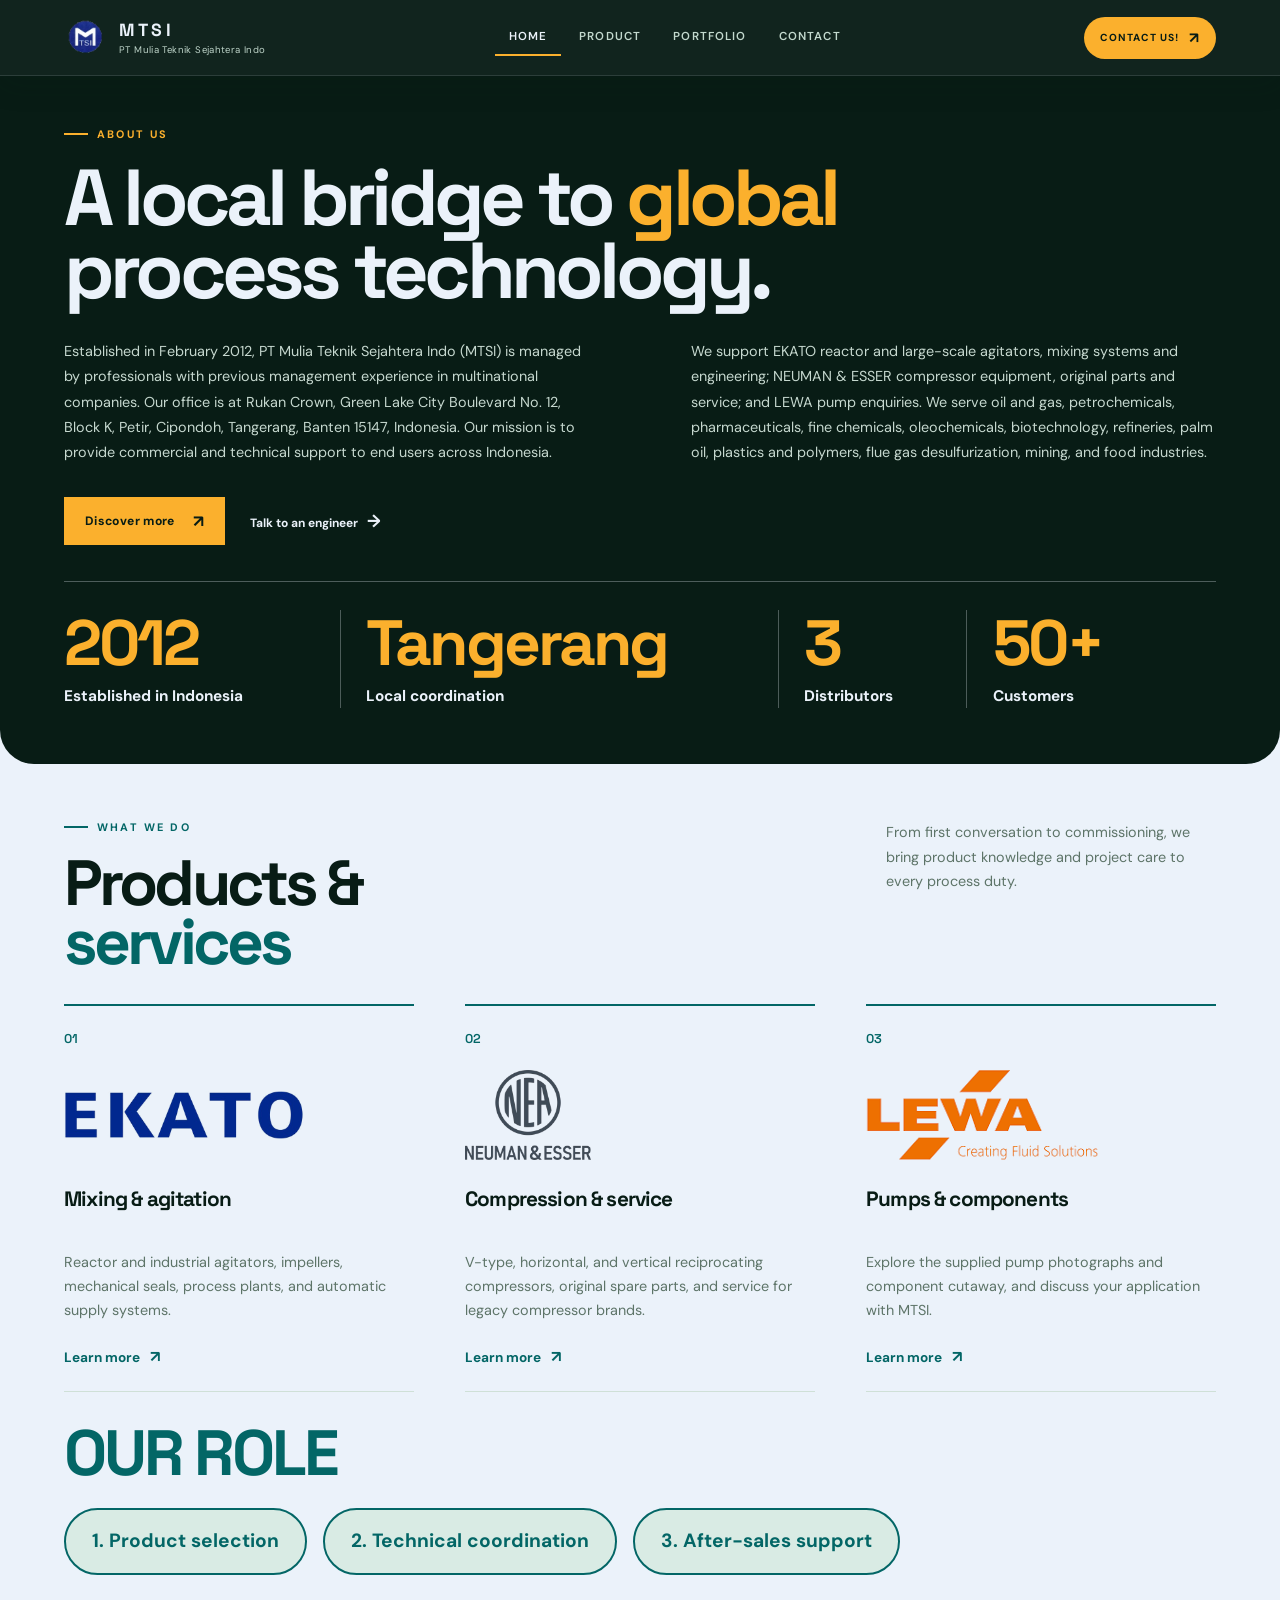
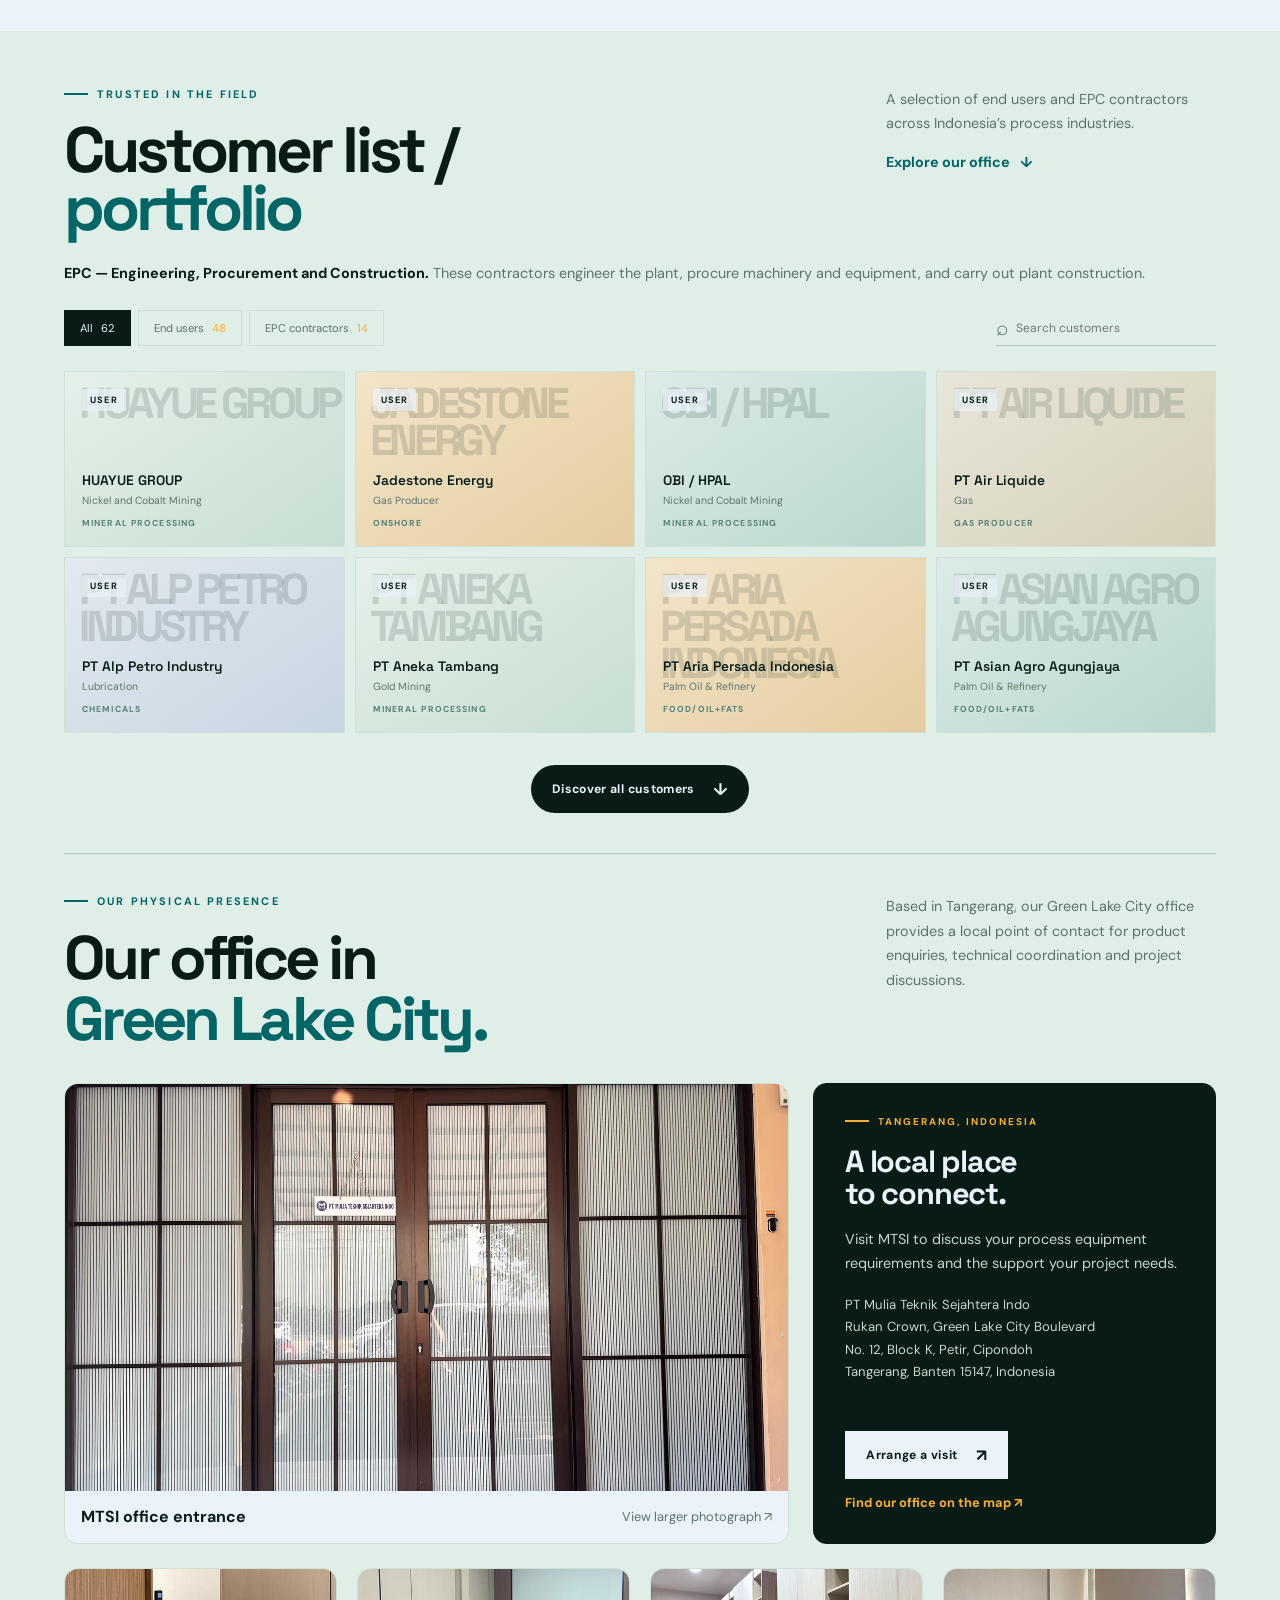
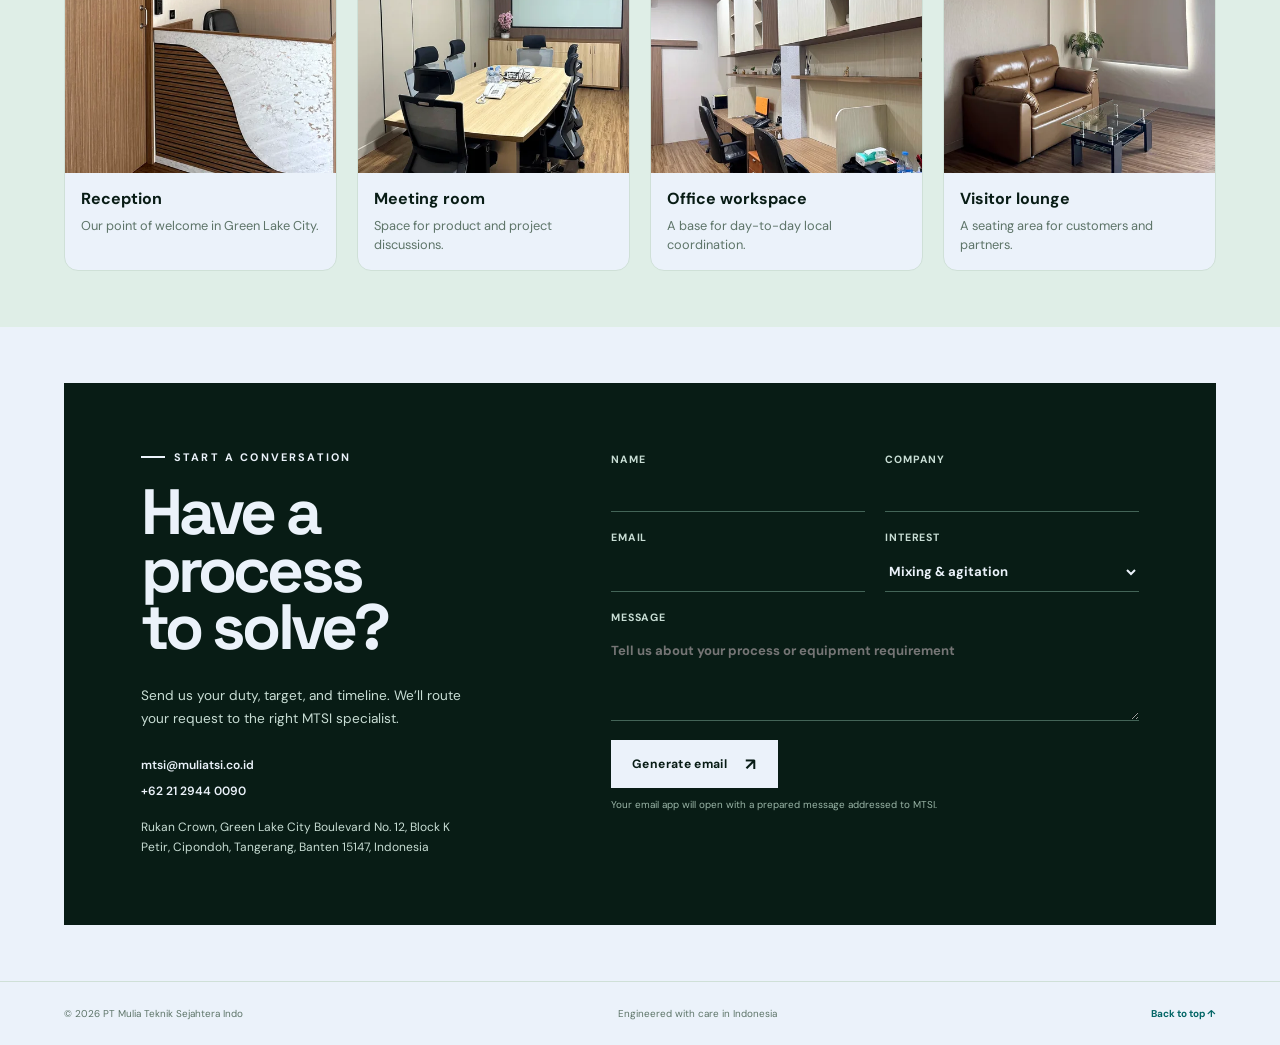
<file: index.html>
<!DOCTYPE html>
<html lang="en">
  <head>
    <meta charset="UTF-8" />
    <meta name="viewport" content="width=device-width, initial-scale=1.0" />
    <meta name="description" content="PT Mulia Teknik Sejahtera Indo — engineered process equipment, technical support, and industrial solutions in Indonesia." />
    <title>MTSI | Engineered Process Solutions in Indonesia</title>
    <link rel="icon" type="image/png" sizes="112x112" href="figs/MTSI_Logo.png" />
    <link rel="preconnect" href="https://fonts.googleapis.com" />
    <link rel="preconnect" href="https://fonts.gstatic.com" crossorigin />
    <link href="https://fonts.googleapis.com/css2?family=DM+Sans:wght@400;500;600;700&family=Space+Grotesk:wght@500;600;700&display=swap" rel="stylesheet" />
    <link rel="stylesheet" href="styles.css" />
  </head>
  <body>
    <div class="site-shell">
      <header class="sidebar topbar" id="sidebar">
        <a class="brand" href="#home" aria-label="MTSI home">
          <span class="brand-mark"><img src="figs/MTSI_Logo.png" alt="MTSI logo" /></span>
          <span class="brand-copy"><strong>MTSI</strong><small>PT Mulia Teknik Sejahtera Indo</small></span>
        </a>
        <nav class="side-nav" aria-label="Main navigation">
          <a class="nav-item is-active" href="#home" data-nav="home"><span>Home</span></a>
          <a class="nav-item" href="#products" data-nav="products"><span>Product</span></a>
          <a class="nav-item" href="#portfolio" data-nav="portfolio"><span>Portfolio</span></a>
          <a class="nav-item" href="#contact" data-nav="contact"><span>Contact</span></a>
        </nav>
        <a class="topbar-contact" href="#contact">CONTACT US! <span>↗</span></a>
      </header>

      <button class="menu-toggle" type="button" aria-label="Open navigation" aria-expanded="false" aria-controls="sidebar"><span></span><span></span></button>
      <main class="main-content">
        <section id="home" class="hero section-anchor" aria-labelledby="hero-title">
          <div class="hero-grid">
            <div class="hero-copy">
              <p class="eyebrow"><span></span>About us</p>
              <h1 id="hero-title">A local bridge to <em>global</em> process technology.</h1>
              <div class="about-copy">
                <p>Established in February 2012, PT Mulia Teknik Sejahtera Indo (MTSI) is managed by professionals with previous management experience in multinational companies. Our office is at Rukan Crown, Green Lake City Boulevard No. 12, Block K, Petir, Cipondoh, Tangerang, Banten 15147, Indonesia. Our mission is to provide commercial and technical support to end users across Indonesia.</p>
                <p>We support EKATO reactor and large-scale agitators, mixing systems and engineering; NEUMAN &amp; ESSER compressor equipment, original parts and service; and LEWA pump enquiries. We serve oil and gas, petrochemicals, pharmaceuticals, fine chemicals, oleochemicals, biotechnology, refineries, palm oil, plastics and polymers, flue gas desulfurization, mining, and food industries.</p>
              </div>
              <div class="hero-actions"><a class="button button-dark" href="#products">Discover more <span>↗</span></a><a class="text-link" href="#contact">Talk to an engineer <span>→</span></a></div>
              <div class="hero-metrics" aria-label="Company highlights">
                <div><strong>2012</strong><span>Established in Indonesia</span></div>
                <div><strong>Tangerang</strong><span>Local coordination</span></div>
                <div><strong>3</strong><span>Distributors</span></div>
                <div><strong>50+</strong><span>Customers</span></div>
              </div>
            </div>
          </div>
        </section>

        <section id="products" class="products section-anchor" aria-labelledby="products-title">
          <div class="section-intro"><div><p class="eyebrow"><span></span>What we do</p><h2 id="products-title">Products &amp;<br /><em>services</em></h2></div><p class="section-lede">From first conversation to commissioning, we bring product knowledge and project care to every process duty.</p></div>
          <div class="service-grid">
            <article class="service-card" data-principal="EKATO">
              <span class="service-index">01</span>
              <span class="principal-logo"><img src="figs/principals/ekato-transparent.png" alt="EKATO logo" width="260" height="110" loading="lazy" /></span>
              <h3>Mixing &amp; agitation</h3><p>Reactor and industrial agitators, impellers, mechanical seals, process plants, and automatic supply systems.</p>
              <a href="principals/ekato.html">Learn more <span>↗</span></a>
            </article>
            <article class="service-card" data-principal="NEUMAN &amp; ESSER">
              <span class="service-index">02</span>
              <span class="principal-logo"><img src="figs/principals/nea-transparent.png" alt="NEUMAN &amp; ESSER logo" width="260" height="110" loading="lazy" /></span>
              <h3>Compression &amp; service</h3><p>V-type, horizontal, and vertical reciprocating compressors, original spare parts, and service for legacy compressor brands.</p>
              <a href="principals/compression.html">Learn more <span>↗</span></a>
            </article>
            <article class="service-card" data-principal="LEWA">
              <span class="service-index">03</span>
              <span class="principal-logo"><img src="figs/principals/lewa-transparent.png" alt="LEWA logo" width="260" height="110" loading="lazy" /></span>
              <h3>Pumps &amp; components</h3><p>Explore the supplied pump photographs and component cutaway, and discuss your application with MTSI.</p>
              <a href="principals/lewa.html">Learn more <span>↗</span></a>
            </article>
          </div>
          <div class="service-ribbon" aria-labelledby="role-title">
            <h3 id="role-title">OUR ROLE</h3>
            <ol>
              <li>Product selection</li>
              <li>Technical coordination</li>
              <li>After-sales support</li>
            </ol>
          </div>
        </section>

        <section id="portfolio" class="portfolio section-anchor" aria-labelledby="portfolio-title">
          <div class="section-intro portfolio-intro"><div><p class="eyebrow"><span></span>Trusted in the field</p><h2 id="portfolio-title">Customer list /<br /><em>portfolio</em></h2></div><p class="section-lede">A selection of end users and EPC contractors across Indonesia’s process industries.<a class="office-jump" href="#office">Explore our office <span>↓</span></a></p></div>
          <p class="epc-description"><strong>EPC — Engineering, Procurement and Construction.</strong> These contractors engineer the plant, procure machinery and equipment, and carry out plant construction.</p>
          <div class="portfolio-toolbar"><div class="filter-group" role="group" aria-label="Filter customers"><button class="filter-button is-selected" type="button" data-filter="all">All <span>62</span></button><button class="filter-button" type="button" data-filter="user">End users <span>48</span></button><button class="filter-button" type="button" data-filter="epc">EPC contractors <span>14</span></button></div><label class="search-box"><span>⌕</span><input type="search" id="customer-search" placeholder="Search customers" aria-label="Search customers" /></label></div>
          <div class="customer-grid" id="customer-grid">              <article class="customer-card" data-type="user" data-category="mineral processing">
                <span class="customer-type">USER</span>
                <h3>HUAYUE GROUP</h3>
                <p>Nickel and Cobalt Mining</p>
                <span class="customer-category">Mineral Processing</span>
              </article>
              <article class="customer-card" data-type="user" data-category="onshore">
                <span class="customer-type">USER</span>
                <h3>Jadestone Energy</h3>
                <p>Gas Producer</p>
                <span class="customer-category">Onshore</span>
              </article>
              <article class="customer-card" data-type="user" data-category="mineral processing">
                <span class="customer-type">USER</span>
                <h3>OBI / HPAL</h3>
                <p>Nickel and Cobalt Mining</p>
                <span class="customer-category">Mineral Processing</span>
              </article>
              <article class="customer-card" data-type="user" data-category="gas producer">
                <span class="customer-type">USER</span>
                <h3>PT Air Liquide</h3>
                <p>Gas</p>
                <span class="customer-category">Gas Producer</span>
              </article>
              <article class="customer-card" data-type="user" data-category="chemicals">
                <span class="customer-type">USER</span>
                <h3>PT Alp Petro Industry</h3>
                <p>Lubrication</p>
                <span class="customer-category">Chemicals</span>
              </article>
              <article class="customer-card" data-type="user" data-category="mineral processing">
                <span class="customer-type">USER</span>
                <h3>PT Aneka Tambang</h3>
                <p>Gold Mining</p>
                <span class="customer-category">Mineral Processing</span>
              </article>
              <article class="customer-card" data-type="user" data-category="food/oil+fats">
                <span class="customer-type">USER</span>
                <h3>PT Aria Persada Indonesia</h3>
                <p>Palm Oil &amp; Refinery</p>
                <span class="customer-category">Food/Oil+Fats</span>
              </article>
              <article class="customer-card" data-type="user" data-category="food/oil+fats">
                <span class="customer-type">USER</span>
                <h3>PT Asian Agro Agungjaya</h3>
                <p>Palm Oil &amp; Refinery</p>
                <span class="customer-category">Food/Oil+Fats</span>
              </article>
              <article class="customer-card" data-type="user" data-category="polymers">
                <span class="customer-type">USER</span>
                <h3>PT BASF Indonesia</h3>
                <p>Polymer</p>
                <span class="customer-category">Polymers</span>
              </article>
              <article class="customer-card" data-type="user" data-category="personal care">
                <span class="customer-type">USER</span>
                <h3>PT Bayer Indonesia</h3>
                <p>Healthy care products</p>
                <span class="customer-category">Personal Care</span>
              </article>
              <article class="customer-card" data-type="user" data-category="petrochemicals">
                <span class="customer-type">USER</span>
                <h3>PT Chandra Asri Pacific</h3>
                <p>High density polyethylene &amp; Low density polyethylene (HDPE &amp; LDPE)</p>
                <span class="customer-category">Petrochemicals</span>
              </article>
              <article class="customer-card" data-type="user" data-category="chemicals">
                <span class="customer-type">USER</span>
                <h3>PT Clariant Indonesia</h3>
                <p>Specialist chemical &amp; pigment preparation</p>
                <span class="customer-category">Chemicals</span>
              </article>
              <article class="customer-card" data-type="user" data-category="food/oil+fats">
                <span class="customer-type">USER</span>
                <h3>PT Ecogreen Oleochemical</h3>
                <p>Oleochemical</p>
                <span class="customer-category">Food/Oil+Fats</span>
              </article>
              <article class="customer-card" data-type="user" data-category="food/oil+fats">
                <span class="customer-type">USER</span>
                <h3>PT Energi Agro Nusantara</h3>
                <p>Bio Ethanol</p>
                <span class="customer-category">Food/Oil+Fats</span>
              </article>
              <article class="customer-card" data-type="user" data-category="food/oil+fats">
                <span class="customer-type">USER</span>
                <h3>PT Energi Sejahtera Mas</h3>
                <p>Refinery &amp; Olechemical</p>
                <span class="customer-category">Food/Oil+Fats</span>
              </article>
              <article class="customer-card" data-type="user" data-category="offshore">
                <span class="customer-type">USER</span>
                <h3>PT ENI Indonesia</h3>
                <p>Gas Producer</p>
                <span class="customer-category">Offshore</span>
              </article>
              <article class="customer-card" data-type="user" data-category="food/oil+fats">
                <span class="customer-type">USER</span>
                <h3>PT Evonic</h3>
                <p>Oleochemical</p>
                <span class="customer-category">Food/Oil+Fats</span>
              </article>
              <article class="customer-card" data-type="user" data-category="polymers">
                <span class="customer-type">USER</span>
                <h3>PT GT Petrochem</h3>
                <p>Polyester and chemicals including polyester pre-oriented yarns (POY), polyester spin drawn yarns (SDY), polyester staple fibers (PSF) and polyester chips</p>
                <span class="customer-category">Polymers</span>
              </article>
              <article class="customer-card" data-type="user" data-category="">
                <span class="customer-type">USER</span>
                <h3>PT Indesso Aroma</h3>
                <p>Flavor &amp; Fragrance Ingredient Industries</p>
                <span class="customer-category">Engineering & process industry</span>
              </article>
              <article class="customer-card" data-type="user" data-category="chemicals">
                <span class="customer-type">USER</span>
                <h3>PT Indorama Petrochemical (Polyprima)</h3>
                <p>PTA</p>
                <span class="customer-category">Chemicals</span>
              </article>
              <article class="customer-card" data-type="user" data-category="polymers">
                <span class="customer-type">USER</span>
                <h3>PT Indorama Polychem Indonesia/Jawa Barat</h3>
                <p>Polyester</p>
                <span class="customer-category">Polymers</span>
              </article>
              <article class="customer-card" data-type="user" data-category="polymers">
                <span class="customer-type">USER</span>
                <h3>PT Indorama Synthetic</h3>
                <p>Polyester</p>
                <span class="customer-category">Polymers</span>
              </article>
              <article class="customer-card" data-type="user" data-category="chemicals">
                <span class="customer-type">USER</span>
                <h3>PT Ineos Aromatics Indonesia</h3>
                <p>PTA</p>
                <span class="customer-category">Chemicals</span>
              </article>
              <article class="customer-card" data-type="user" data-category="chemicals">
                <span class="customer-type">USER</span>
                <h3>PT Kaltim Methanol Industri</h3>
                <p>Methanol</p>
                <span class="customer-category">Chemicals</span>
              </article>
              <article class="customer-card" data-type="user" data-category="energy">
                <span class="customer-type">USER</span>
                <h3>PT KPJB Komipo Pembangkitan Jawa Bali (Central Java Power)</h3>
                <p>Power Plant</p>
                <span class="customer-category">Energy</span>
              </article>
              <article class="customer-card" data-type="user" data-category="food/oil+fats">
                <span class="customer-type">USER</span>
                <h3>PT Kutai Refinery</h3>
                <p>Refinery &amp; Olechemical</p>
                <span class="customer-category">Food/Oil+Fats</span>
              </article>
              <article class="customer-card" data-type="user" data-category="food/oil+fats">
                <span class="customer-type">USER</span>
                <h3>PT Megasurya Mas/Sidoarjo, JL.</h3>
                <p>Palm Oil &amp; Refinery</p>
                <span class="customer-category">Food/Oil+Fats</span>
              </article>
              <article class="customer-card" data-type="user" data-category="chemicals">
                <span class="customer-type">USER</span>
                <h3>PT Merak Chemical Indonesia</h3>
                <p>PTA &amp; Polyester</p>
                <span class="customer-category">Chemicals</span>
              </article>
              <article class="customer-card" data-type="user" data-category="food/oil+fats">
                <span class="customer-type">USER</span>
                <h3>PT Musim Mas</h3>
                <p>Palm Oil &amp; Refinery</p>
                <span class="customer-category">Food/Oil+Fats</span>
              </article>
              <article class="customer-card" data-type="user" data-category="food/oil+fats">
                <span class="customer-type">USER</span>
                <h3>PT Permata Hijau Palm Oleo</h3>
                <p>Refinery &amp; Olechemical</p>
                <span class="customer-category">Food/Oil+Fats</span>
              </article>
              <article class="customer-card" data-type="user" data-category="oil &amp; gas">
                <span class="customer-type">USER</span>
                <h3>PT PERTAMINA EP/Jakarta</h3>
                <p>Gas Producer</p>
                <span class="customer-category">Oil &amp; Gas</span>
              </article>
              <article class="customer-card" data-type="user" data-category="oil &amp; gas">
                <span class="customer-type">USER</span>
                <h3>PT Pertamina Pemasaran</h3>
                <p>Lubrication</p>
                <span class="customer-category">Oil &amp; Gas</span>
              </article>
              <article class="customer-card" data-type="user" data-category="oil &amp; gas">
                <span class="customer-type">USER</span>
                <h3>PT Pertamina Refinery</h3>
                <p>Oil &amp; Gas</p>
                <span class="customer-category">Oil &amp; Gas</span>
              </article>
              <article class="customer-card" data-type="user" data-category="fertilizer">
                <span class="customer-type">USER</span>
                <h3>PT Pupuk Kujang</h3>
                <p>Urea Amonia and NPK</p>
                <span class="customer-category">Fertilizer</span>
              </article>
              <article class="customer-card" data-type="user" data-category="fertilizer">
                <span class="customer-type">USER</span>
                <h3>PT Pupuk Sriwidjaja</h3>
                <p>Urea Amonia and NPK</p>
                <span class="customer-category">Fertilizer</span>
              </article>
              <article class="customer-card" data-type="user" data-category="food">
                <span class="customer-type">USER</span>
                <h3>PT Salim Ivomas Pratama/Jakarta</h3>
                <p>Cooking oil and Palm Oil</p>
                <span class="customer-category">Food</span>
              </article>
              <article class="customer-card" data-type="user" data-category="food/oil+fats">
                <span class="customer-type">USER</span>
                <h3>PT Sari Dumai Oleo</h3>
                <p>Refinery &amp; Olechemical</p>
                <span class="customer-category">Food/Oil+Fats</span>
              </article>
              <article class="customer-card" data-type="user" data-category="food/oil+fats">
                <span class="customer-type">USER</span>
                <h3>PT Smart Tbk.</h3>
                <p>Cooking oil and Palm Oil</p>
                <span class="customer-category">Food/Oil+Fats</span>
              </article>
              <article class="customer-card" data-type="user" data-category="food">
                <span class="customer-type">USER</span>
                <h3>PT Sorini Cargill ( PT Sorini Agro Asia)</h3>
                <p>Sorbitol</p>
                <span class="customer-category">Food</span>
              </article>
              <article class="customer-card" data-type="user" data-category="food">
                <span class="customer-type">USER</span>
                <h3>PT Sorini Towa Berlian Corporindo</h3>
                <p>Sorbitol</p>
                <span class="customer-category">Food</span>
              </article>
              <article class="customer-card" data-type="user" data-category="polymers">
                <span class="customer-type">USER</span>
                <h3>PT Sulindafin/Karawaci Tangerang</h3>
                <p>Polyester</p>
                <span class="customer-category">Polymers</span>
              </article>
              <article class="customer-card" data-type="user" data-category="mineral processing">
                <span class="customer-type">USER</span>
                <h3>PT Timah Industri</h3>
                <p>Tin</p>
                <span class="customer-category">Mineral Processing</span>
              </article>
              <article class="customer-card" data-type="user" data-category="food/oil+fats">
                <span class="customer-type">USER</span>
                <h3>PT Unilever Oleochemicals</h3>
                <p>Oleochemical</p>
                <span class="customer-category">Food/Oil+Fats</span>
              </article>
              <article class="customer-card" data-type="user" data-category="mineral processing">
                <span class="customer-type">USER</span>
                <h3>PT Weda Bay Nickel</h3>
                <p>Nickel</p>
                <span class="customer-category">Mineral Processing</span>
              </article>
              <article class="customer-card" data-type="user" data-category="food/oil+fats">
                <span class="customer-type">USER</span>
                <h3>PT Wilmar Bioenergi Indonesia</h3>
                <p>Palm Oil &amp; Refinery</p>
                <span class="customer-category">Food/Oil+Fats</span>
              </article>
              <article class="customer-card" data-type="user" data-category="food/oil+fats">
                <span class="customer-type">USER</span>
                <h3>PT Wilmar Nabati Indonesia</h3>
                <p>Palm Oil &amp; Refinery</p>
                <span class="customer-category">Food/Oil+Fats</span>
              </article>
              <article class="customer-card" data-type="user" data-category="mineral processing">
                <span class="customer-type">USER</span>
                <h3>QMB</h3>
                <p>Nickel and Cobalt Mining</p>
                <span class="customer-category">Mineral Processing</span>
              </article>
              <article class="customer-card" data-type="user" data-category="mineral processing">
                <span class="customer-type">USER</span>
                <h3>ZHONGWEI</h3>
                <p>Nickel and Cobalt Mining</p>
                <span class="customer-category">Mineral Processing</span>
              </article>
              <article class="customer-card" data-type="epc" data-category="">
                <span class="customer-type">EPC</span>
                <h3>Jurong Engineering</h3>
                <p>EPC contractor</p>
                <span class="customer-category">Engineering · Procurement · Construction</span>
              </article>
              <article class="customer-card" data-type="epc" data-category="">
                <span class="customer-type">EPC</span>
                <h3>PT Adhi Karya</h3>
                <p>EPC contractor</p>
                <span class="customer-category">Engineering · Procurement · Construction</span>
              </article>
              <article class="customer-card" data-type="epc" data-category="">
                <span class="customer-type">EPC</span>
                <h3>PT Casa Industri Nusantara Essar Project Limited</h3>
                <p>EPC contractor</p>
                <span class="customer-category">Engineering · Procurement · Construction</span>
              </article>
              <article class="customer-card" data-type="epc" data-category="">
                <span class="customer-type">EPC</span>
                <h3>PT Inti Karya Persada Teknik (EPC)</h3>
                <p>EPC contractor</p>
                <span class="customer-category">Engineering · Procurement · Construction</span>
              </article>
              <article class="customer-card" data-type="epc" data-category="">
                <span class="customer-type">EPC</span>
                <h3>PT Istana Karang Laut (EPC)</h3>
                <p>EPC contractor</p>
                <span class="customer-category">Engineering · Procurement · Construction</span>
              </article>
              <article class="customer-card" data-type="epc" data-category="">
                <span class="customer-type">EPC</span>
                <h3>PT JGC Indonesia (EPC).</h3>
                <p>EPC contractor</p>
                <span class="customer-category">Engineering · Procurement · Construction</span>
              </article>
              <article class="customer-card" data-type="epc" data-category="">
                <span class="customer-type">EPC</span>
                <h3>PT Krakatau Engineering</h3>
                <p>EPC contractor</p>
                <span class="customer-category">Engineering · Procurement · Construction</span>
              </article>
              <article class="customer-card" data-type="epc" data-category="">
                <span class="customer-type">EPC</span>
                <h3>PT PPGM</h3>
                <p>EPC contractor</p>
                <span class="customer-category">Engineering · Procurement · Construction</span>
              </article>
              <article class="customer-card" data-type="epc" data-category="">
                <span class="customer-type">EPC</span>
                <h3>PT Reka Patria Ekaguna</h3>
                <p>EPC contractor</p>
                <span class="customer-category">Engineering · Procurement · Construction</span>
              </article>
              <article class="customer-card" data-type="epc" data-category="">
                <span class="customer-type">EPC</span>
                <h3>PT Rekayasa Industri(EPC)</h3>
                <p>EPC contractor</p>
                <span class="customer-category">Engineering · Procurement · Construction</span>
              </article>
              <article class="customer-card" data-type="epc" data-category="">
                <span class="customer-type">EPC</span>
                <h3>PT Technip Indonesia</h3>
                <p>EPC contractor</p>
                <span class="customer-category">Engineering · Procurement · Construction</span>
              </article>
              <article class="customer-card" data-type="epc" data-category="">
                <span class="customer-type">EPC</span>
                <h3>PT Timas Suplindo</h3>
                <p>EPC contractor</p>
                <span class="customer-category">Engineering · Procurement · Construction</span>
              </article>
              <article class="customer-card" data-type="epc" data-category="">
                <span class="customer-type">EPC</span>
                <h3>PT Tripatra (EPC)</h3>
                <p>EPC contractor</p>
                <span class="customer-category">Engineering · Procurement · Construction</span>
              </article>
              <article class="customer-card" data-type="epc" data-category="">
                <span class="customer-type">EPC</span>
                <h3>PT Wijaya Karya (EPC)</h3>
                <p>EPC contractor</p>
                <span class="customer-category">Engineering · Procurement · Construction</span>
              </article>
          </div>
          <div class="portfolio-more"><button class="button button-dark" id="portfolio-more" type="button">Discover all customers <span>↓</span></button></div>
          <p class="empty-state" id="empty-state" hidden>No customers match that search.</p>

          <section class="office-section" id="office" aria-labelledby="office-title">
            <div class="section-intro office-intro">
              <div><p class="eyebrow"><span></span>Our physical presence</p><h2 id="office-title">Our office in<br /><em>Green Lake City.</em></h2></div>
              <p class="section-lede">Based in Tangerang, our Green Lake City office provides a local point of contact for product enquiries, technical coordination and project discussions.</p>
            </div>
            <div class="office-overview">
              <figure class="office-photo office-entrance">
                <a class="office-photo-link" href="figs/office/entrance-large.jpg" target="_blank" rel="noopener" aria-label="View a larger photograph of the MTSI office entrance">
                  <img src="figs/office/entrance-1440.webp" srcset="figs/office/entrance-720.webp 720w, figs/office/entrance-1440.webp 1440w" sizes="(max-width: 900px) 90vw, 760px" width="1440" height="810" alt="Glass entrance doors with the MTSI company sign at the Green Lake City office" loading="lazy" decoding="async" />
                </a>
                <figcaption><strong>MTSI office entrance</strong><span>View larger photograph ↗</span></figcaption>
              </figure>
              <div class="office-location">
                <p class="eyebrow"><span></span>Tangerang, Indonesia</p>
                <h3>A local place<br />to connect.</h3>
                <p>Visit MTSI to discuss your process equipment requirements and the support your project needs.</p>
                <address>PT Mulia Teknik Sejahtera Indo<br />Rukan Crown, Green Lake City Boulevard<br />No. 12, Block K, Petir, Cipondoh<br />Tangerang, Banten 15147, Indonesia</address>
                <a class="button button-light" href="#contact">Arrange a visit <span>↗</span></a>
                <a class="office-map-link" href="https://www.google.com/maps/search/?api=1&amp;query=Rukan%20Crown%20Green%20Lake%20City%20Boulevard%20No.%2012%20Block%20K%20Petir%20Cipondoh%20Tangerang%20Indonesia" target="_blank" rel="noopener">Find our office on the map ↗</a>
              </div>
            </div>
            <div class="office-gallery" aria-label="Inside the MTSI office">
              <figure class="office-photo">
                <a class="office-photo-link" href="figs/office/reception-large.jpg" target="_blank" rel="noopener" aria-label="View a larger photograph of the MTSI reception">
                  <img src="figs/office/reception-960.webp" srcset="figs/office/reception-480.webp 480w, figs/office/reception-960.webp 960w" sizes="(max-width: 600px) 90vw, (max-width: 1000px) 45vw, 280px" width="960" height="720" alt="MTSI reception desk with wood and marble detailing" loading="lazy" decoding="async" />
                </a>
                <figcaption><strong>Reception</strong><span>Our point of welcome in Green Lake City.</span></figcaption>
              </figure>
              <figure class="office-photo">
                <a class="office-photo-link" href="figs/office/meeting-room-large.jpg" target="_blank" rel="noopener" aria-label="View a larger photograph of the MTSI meeting room">
                  <img src="figs/office/meeting-room-960.webp" srcset="figs/office/meeting-room-480.webp 480w, figs/office/meeting-room-960.webp 960w" sizes="(max-width: 600px) 90vw, (max-width: 1000px) 45vw, 280px" width="960" height="720" alt="MTSI meeting room with a conference table, chairs and presentation board" loading="lazy" decoding="async" />
                </a>
                <figcaption><strong>Meeting room</strong><span>Space for product and project discussions.</span></figcaption>
              </figure>
              <figure class="office-photo">
                <a class="office-photo-link" href="figs/office/workspace-large.jpg" target="_blank" rel="noopener" aria-label="View a larger photograph of the MTSI office workspace">
                  <img src="figs/office/workspace-960.webp" srcset="figs/office/workspace-480.webp 480w, figs/office/workspace-960.webp 960w" sizes="(max-width: 600px) 90vw, (max-width: 1000px) 45vw, 280px" width="960" height="720" alt="MTSI office workstations with desks, computers and storage cabinets" loading="lazy" decoding="async" />
                </a>
                <figcaption><strong>Office workspace</strong><span>A base for day-to-day local coordination.</span></figcaption>
              </figure>
              <figure class="office-photo">
                <a class="office-photo-link" href="figs/office/visitor-lounge-large.jpg" target="_blank" rel="noopener" aria-label="View a larger photograph of the MTSI visitor lounge">
                  <img src="figs/office/visitor-lounge-960.webp" srcset="figs/office/visitor-lounge-480.webp 480w, figs/office/visitor-lounge-960.webp 960w" sizes="(max-width: 600px) 90vw, (max-width: 1000px) 45vw, 280px" width="960" height="720" alt="MTSI visitor seating area with a leather sofa, glass table and plant" loading="lazy" decoding="async" />
                </a>
                <figcaption><strong>Visitor lounge</strong><span>A seating area for customers and partners.</span></figcaption>
              </figure>
            </div>
          </section>
        </section>

        <section id="contact" class="contact section-anchor" aria-labelledby="contact-title">
          <div class="contact-panel"><div class="contact-copy"><p class="eyebrow eyebrow-light"><span></span>Start a conversation</p><h2 id="contact-title">Have a process<br /><em>to solve?</em></h2><p>Send us your duty, target, and timeline. We’ll route your request to the right MTSI specialist.</p><div class="contact-details"><a href="mailto:mtsi@muliatsi.co.id">mtsi@muliatsi.co.id</a><a href="tel:+622129440090">+62 21 2944 0090</a><address>Rukan Crown, Green Lake City Boulevard No. 12, Block K<br />Petir, Cipondoh, Tangerang, Banten 15147, Indonesia</address></div></div><form class="inquiry-form" id="inquiry-form"><div class="form-row"><label>Name<input name="name" type="text" autocomplete="name" required /></label><label>Company<input name="company" type="text" autocomplete="organization" required /></label></div><div class="form-row"><label>Email<input name="email" type="email" autocomplete="email" required /></label><label>Interest<select name="interest"><option>Mixing &amp; agitation</option><option>Compression</option><option>LEWA pumps &amp; components</option><option>General enquiry</option></select></label></div><label>Message<textarea name="message" rows="4" placeholder="Tell us about your process or equipment requirement"></textarea></label><button class="button button-light" type="submit">Generate email <span>↗</span></button><p class="form-note">Your email app will open with a prepared message addressed to MTSI.</p></form></div>
        </section>
        <footer class="site-footer"><span>© <span id="year"></span> PT Mulia Teknik Sejahtera Indo</span><span>Engineered with care in Indonesia</span><a href="#home">Back to top ↑</a></footer>
      </main>
    </div>
    <script src="app.js"></script>
  </body>
</html>
</file>
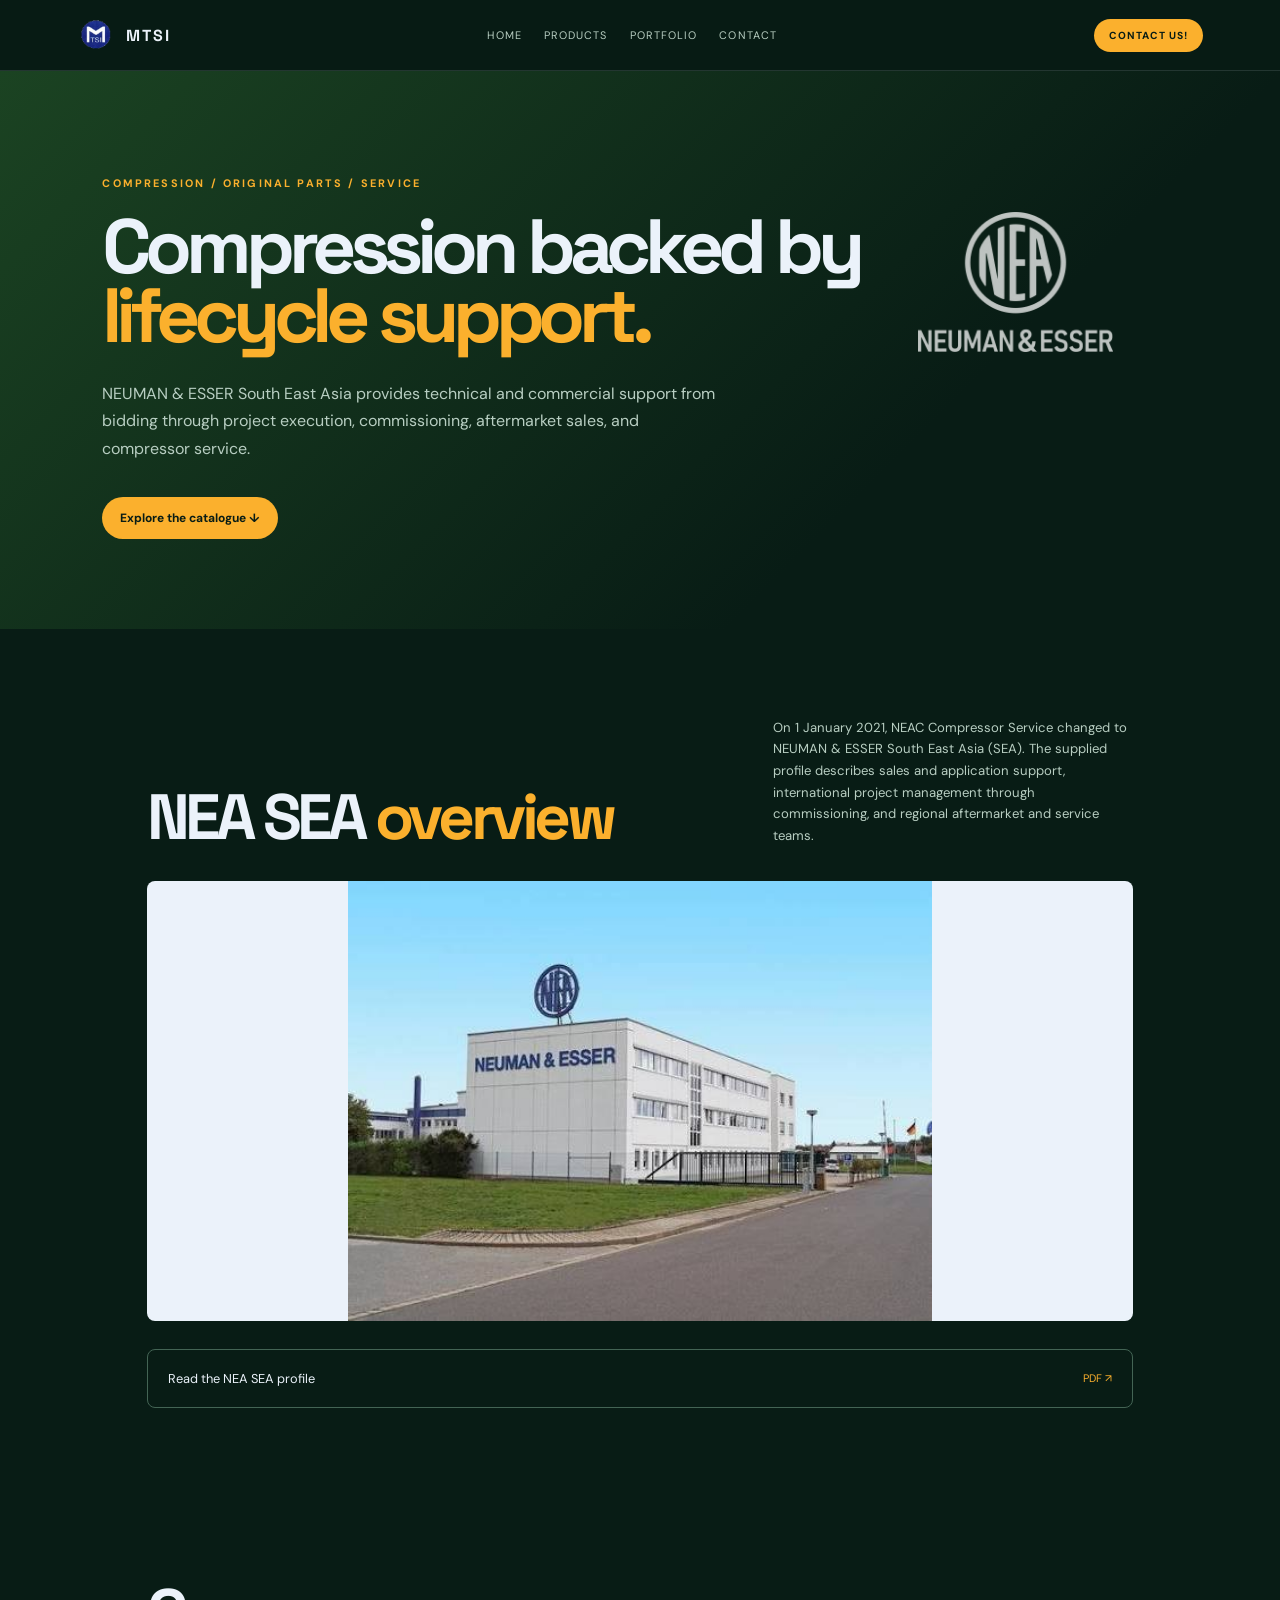
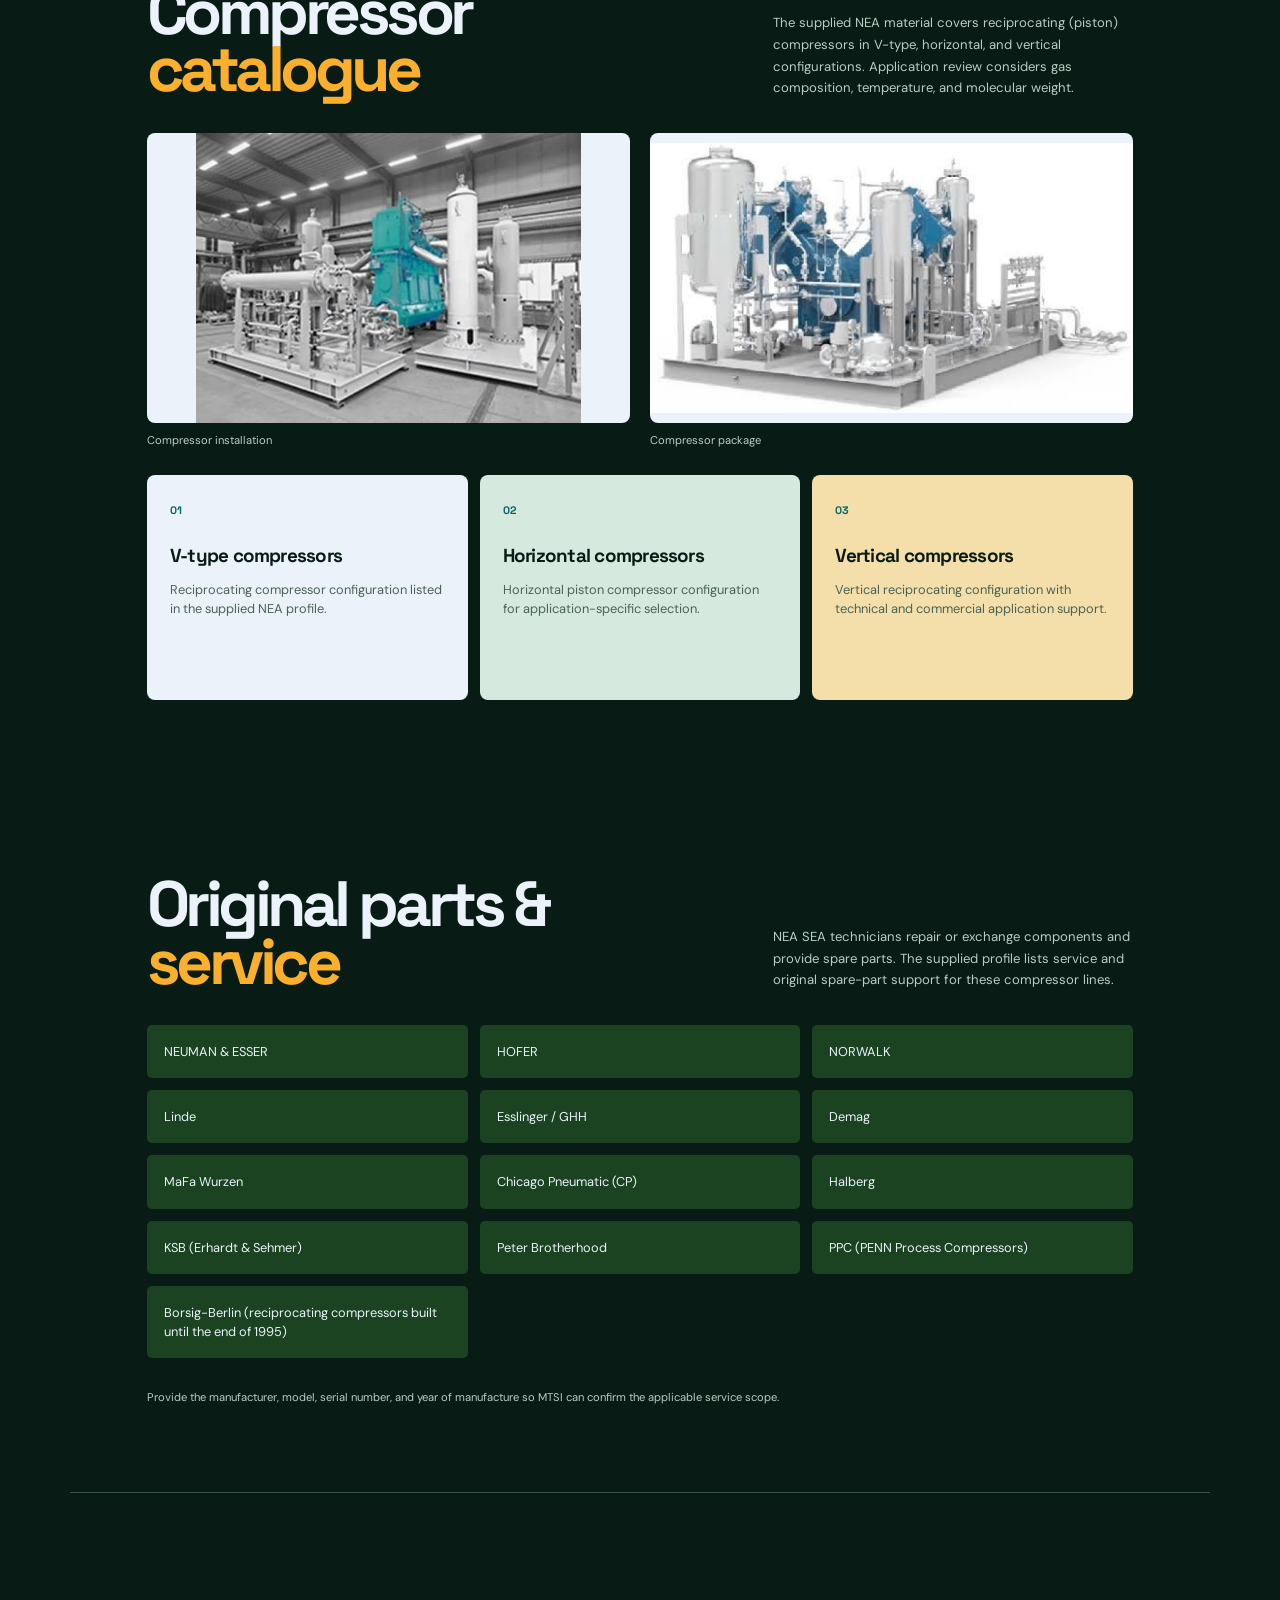
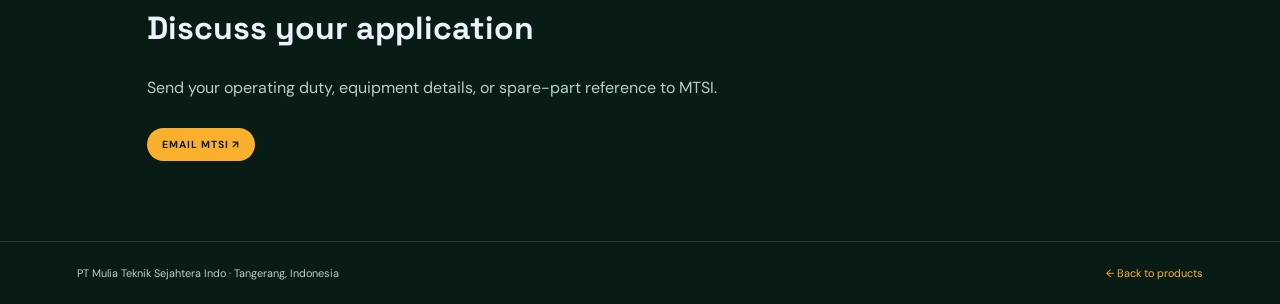
<file: principals/compression.html>
<!doctype html>
<html lang="en">
<head><meta charset="utf-8" /><meta name="viewport" content="width=device-width,initial-scale=1" /><meta name="description" content="NEUMAN &amp; ESSER South East Asia equipment and support through MTSI in Indonesia." /><title>NEUMAN &amp; ESSER South East Asia | MTSI</title><link rel="icon" type="image/png" sizes="112x112" href="../figs/MTSI_Logo.png" /><link rel="preconnect" href="https://fonts.googleapis.com" /><link rel="preconnect" href="https://fonts.gstatic.com" crossorigin /><link href="https://fonts.googleapis.com/css2?family=DM+Sans:wght@400;600;700&family=Space+Grotesk:wght@500;700&display=swap" rel="stylesheet" /><link rel="stylesheet" href="principals.css" /></head>
<body><div class="principal-shell">
<header class="principal-nav"><a class="principal-brand" href="../index.html#home"><img src="../figs/MTSI_Logo.png" alt="MTSI" /> MTSI</a><nav class="principal-links" aria-label="Main navigation"><a href="../index.html#home">Home</a><a href="../index.html#products">Products</a><a href="../index.html#portfolio">Portfolio</a><a href="../index.html#contact">Contact</a></nav><a class="principal-cta" href="../index.html#contact">CONTACT US!</a></header>
<main><section class="principal-hero"><div class="principal-hero-inner"><p class="principal-kicker">Compression / original parts / service</p><div class="supplier-heading"><div><h1>Compression backed by <em>lifecycle support.</em></h1><p class="principal-intro">NEUMAN &amp; ESSER South East Asia provides technical and commercial support from bidding through project execution, commissioning, aftermarket sales, and compressor service.</p></div><div class="supplier-logo"><img src="../figs/principals/nea-transparent.png" alt="NEUMAN &amp; ESSER South East Asia logo" width="280" height="160" /></div></div><a class="catalog-jump" href="#catalog">Explore the catalogue ↓</a></div></section>
<section class="principal-content"><div class="catalog-heading"><h2>NEA SEA <em>overview</em></h2><p>On 1 January 2021, NEAC Compressor Service changed to NEUMAN &amp; ESSER South East Asia (SEA). The supplied profile describes sales and application support, international project management through commissioning, and regional aftermarket and service teams.</p></div><figure class="supplier-photo"><img src="../figs/products/nea-office.jpg" alt="NEUMAN &amp; ESSER office" loading="lazy" /></figure><a class="resource-link" href="../Website_Material/NEUMAN%20%26%20ESSER%20South%20East%20Asia%20LTD.%20%E2%80%93%20Mulia%20Teknik%20Sejahtera%20Indo.pdf" target="_blank" rel="noopener">Read the NEA SEA profile <span>PDF ↗</span></a></section><section class="principal-content" id="catalog"><div class="catalog-heading"><h2>Compressor <em>catalogue</em></h2><p>The supplied NEA material covers reciprocating (piston) compressors in V-type, horizontal, and vertical configurations. Application review considers gas composition, temperature, and molecular weight.</p></div><div class="photo-grid"><figure class="supplier-photo"><img src="../figs/products/nea-compressor-plant.jpg" alt="NEA compressor installation" loading="lazy" /><figcaption>Compressor installation</figcaption></figure><figure class="supplier-photo"><img src="../figs/products/nea-compressor-package.jpg" alt="NEA compressor package" loading="lazy" /><figcaption>Compressor package</figcaption></figure></div><div class="catalog-grid"><article class="catalog-card"><span class="catalog-number">01</span><h3>V-type compressors</h3><p>Reciprocating compressor configuration listed in the supplied NEA profile.</p></article><article class="catalog-card"><span class="catalog-number">02</span><h3>Horizontal compressors</h3><p>Horizontal piston compressor configuration for application-specific selection.</p></article><article class="catalog-card"><span class="catalog-number">03</span><h3>Vertical compressors</h3><p>Vertical reciprocating configuration with technical and commercial application support.</p></article></div></section><section class="principal-content"><div class="catalog-heading"><h2>Original parts &amp; <em>service</em></h2><p>NEA SEA technicians repair or exchange components and provide spare parts. The supplied profile lists service and original spare-part support for these compressor lines.</p></div><ul class="brand-list"><li>NEUMAN &amp; ESSER</li><li>HOFER</li><li>NORWALK</li><li>Linde</li><li>Esslinger / GHH</li><li>Demag</li><li>MaFa Wurzen</li><li>Chicago Pneumatic (CP)</li><li>Halberg</li><li>KSB (Erhardt &amp; Sehmer)</li><li>Peter Brotherhood</li><li>PPC (PENN Process Compressors)</li><li>Borsig-Berlin (reciprocating compressors built until the end of 1995)</li></ul><p class="catalog-note">Provide the manufacturer, model, serial number, and year of manufacture so MTSI can confirm the applicable service scope.</p></section>
<section class="principal-content inquiry-strip"><h2>Discuss your application</h2><p>Send your operating duty, equipment details, or spare-part reference to MTSI.</p><a class="principal-cta" href="mailto:mtsi@muliatsi.co.id?subject=NEUMAN%20%26%20ESSER%20South%20East%20Asia%20product%20enquiry">EMAIL MTSI ↗</a></section>
</main><footer class="principal-footer"><span>PT Mulia Teknik Sejahtera Indo · Tangerang, Indonesia</span><a href="../index.html#products">← Back to products</a></footer></div></body></html>
</file>
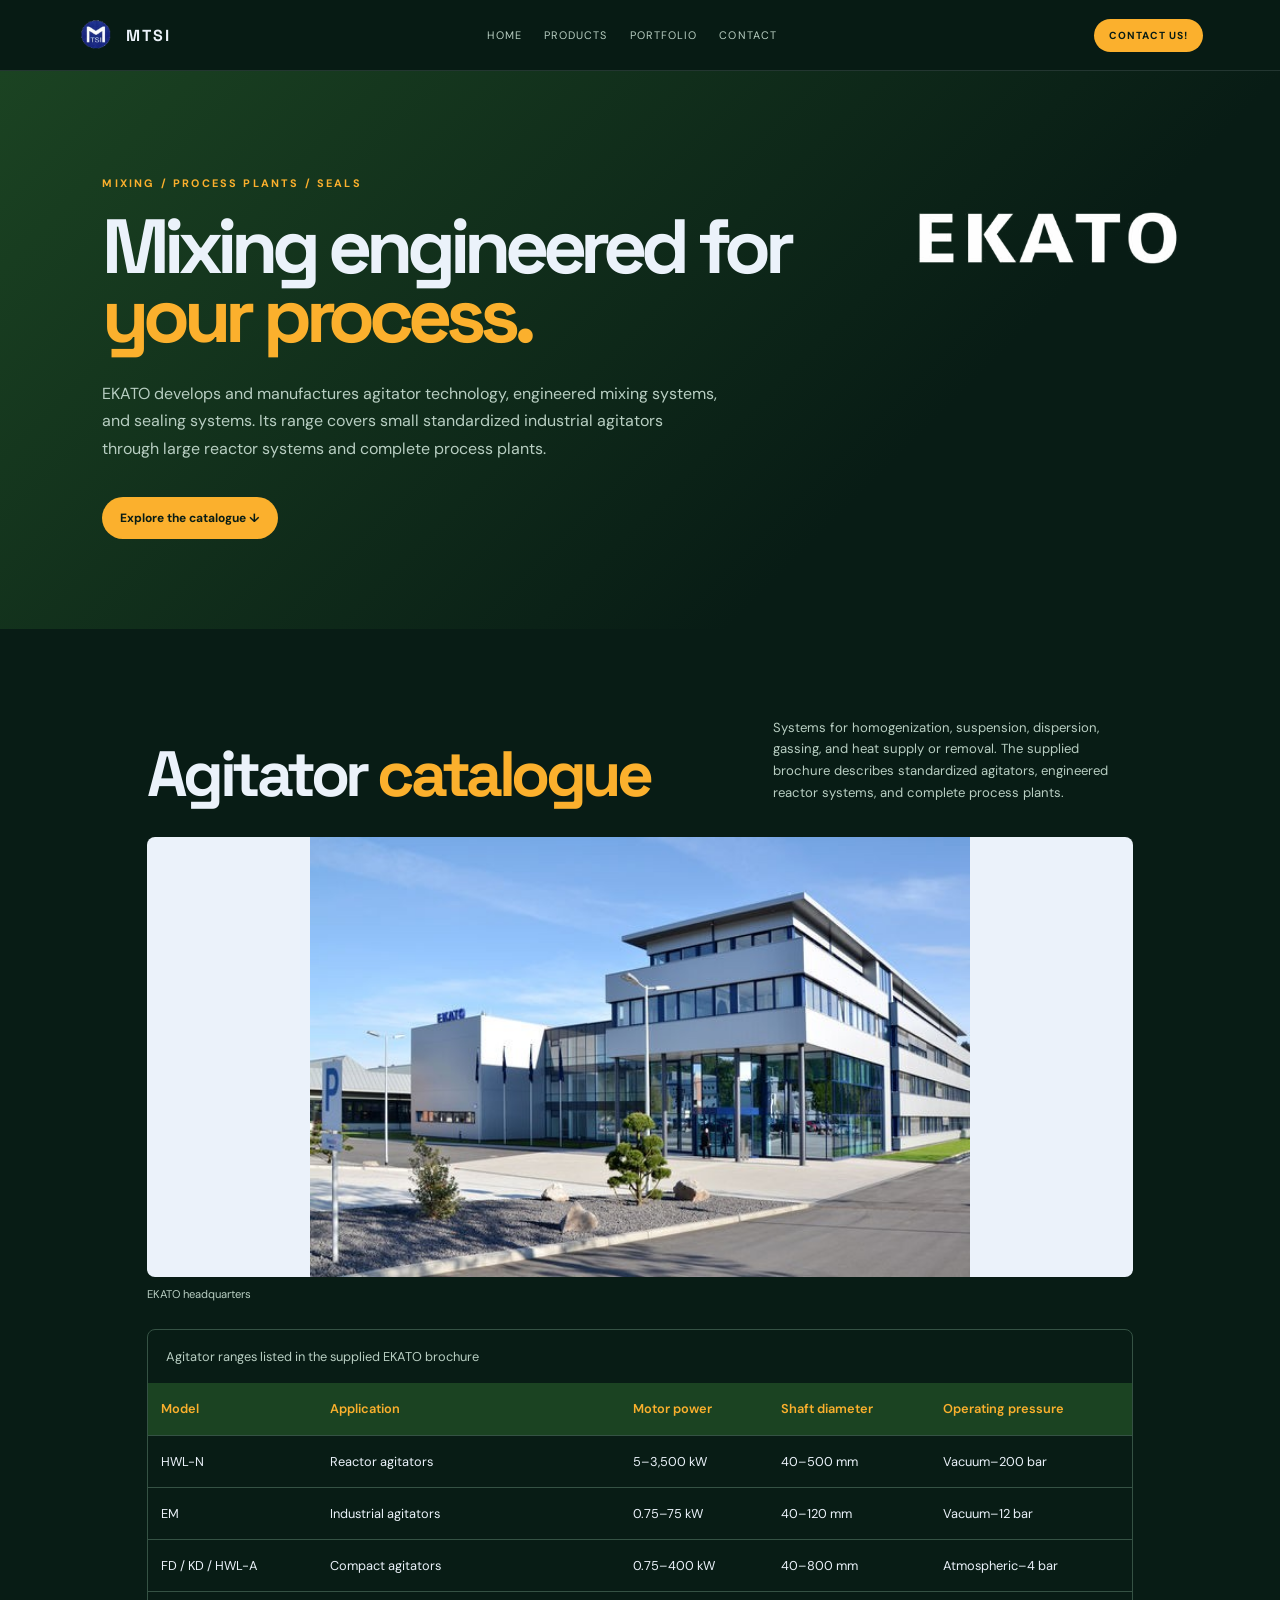
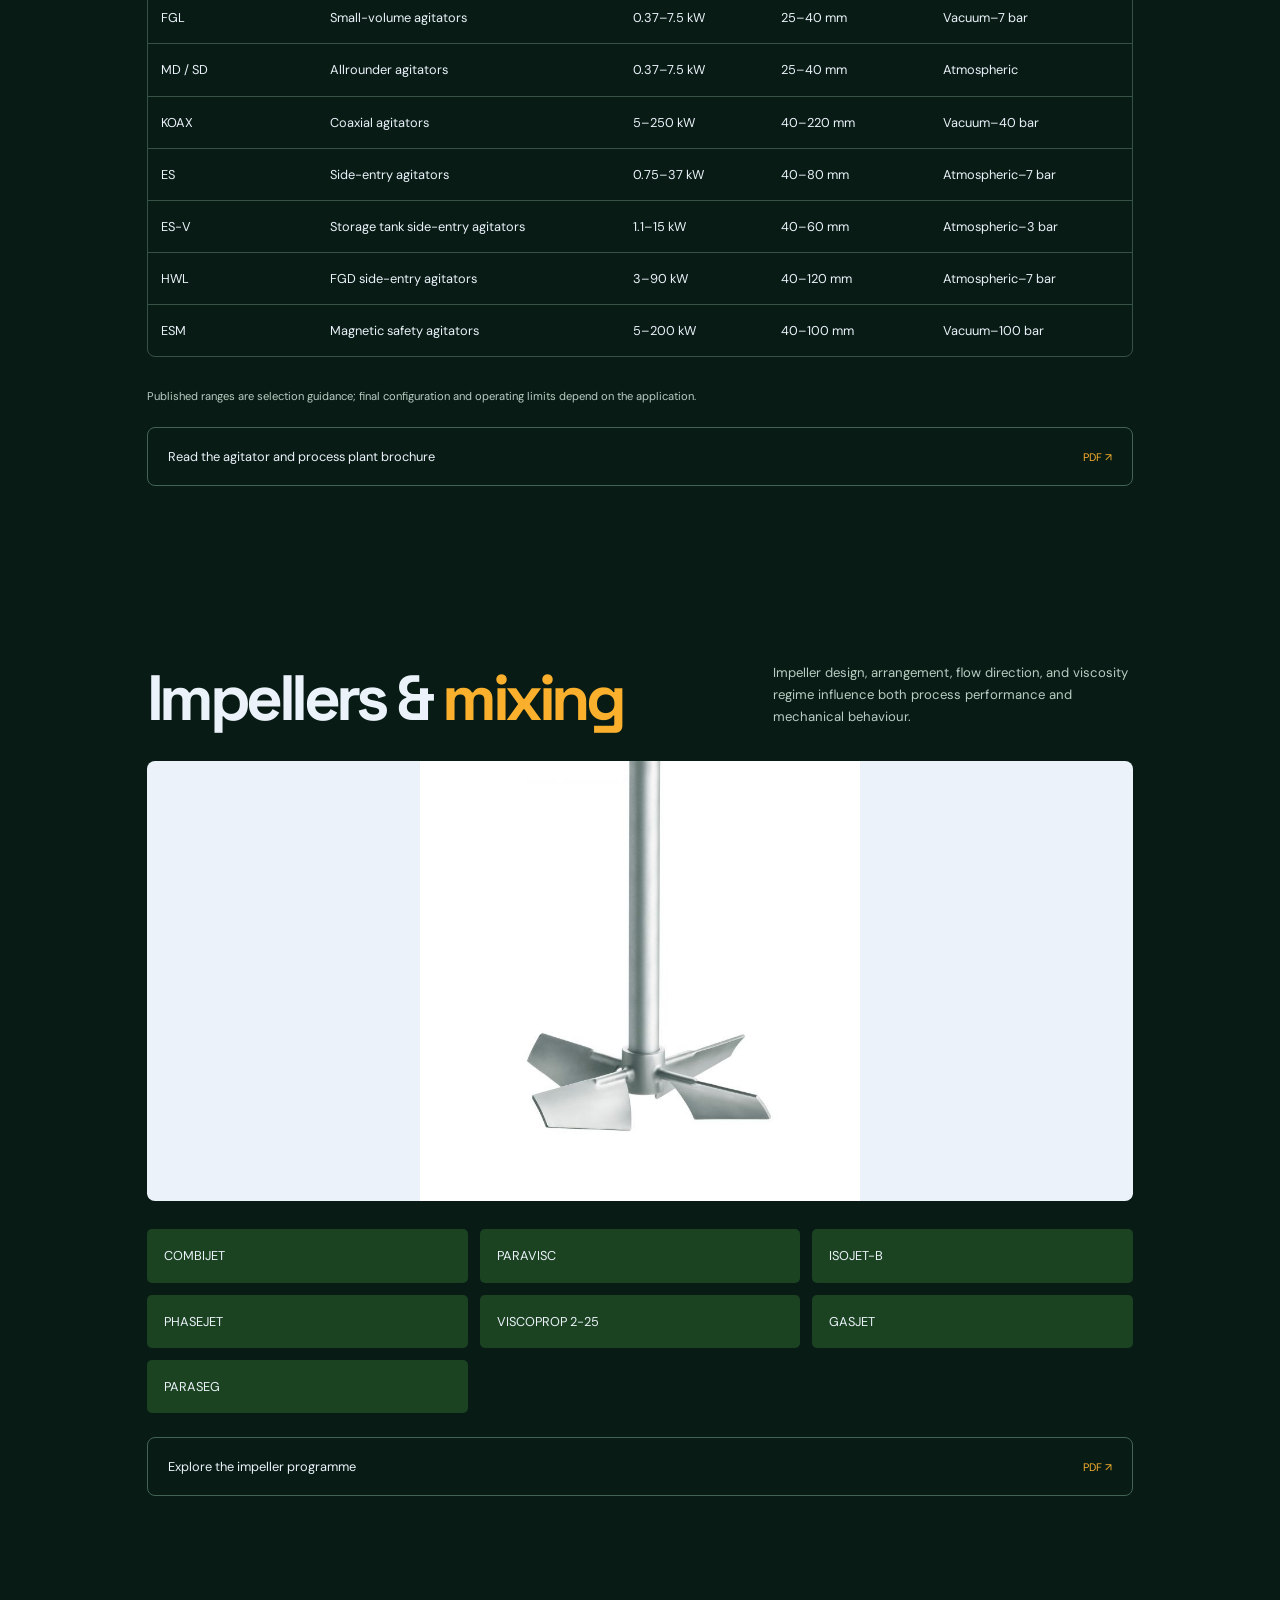
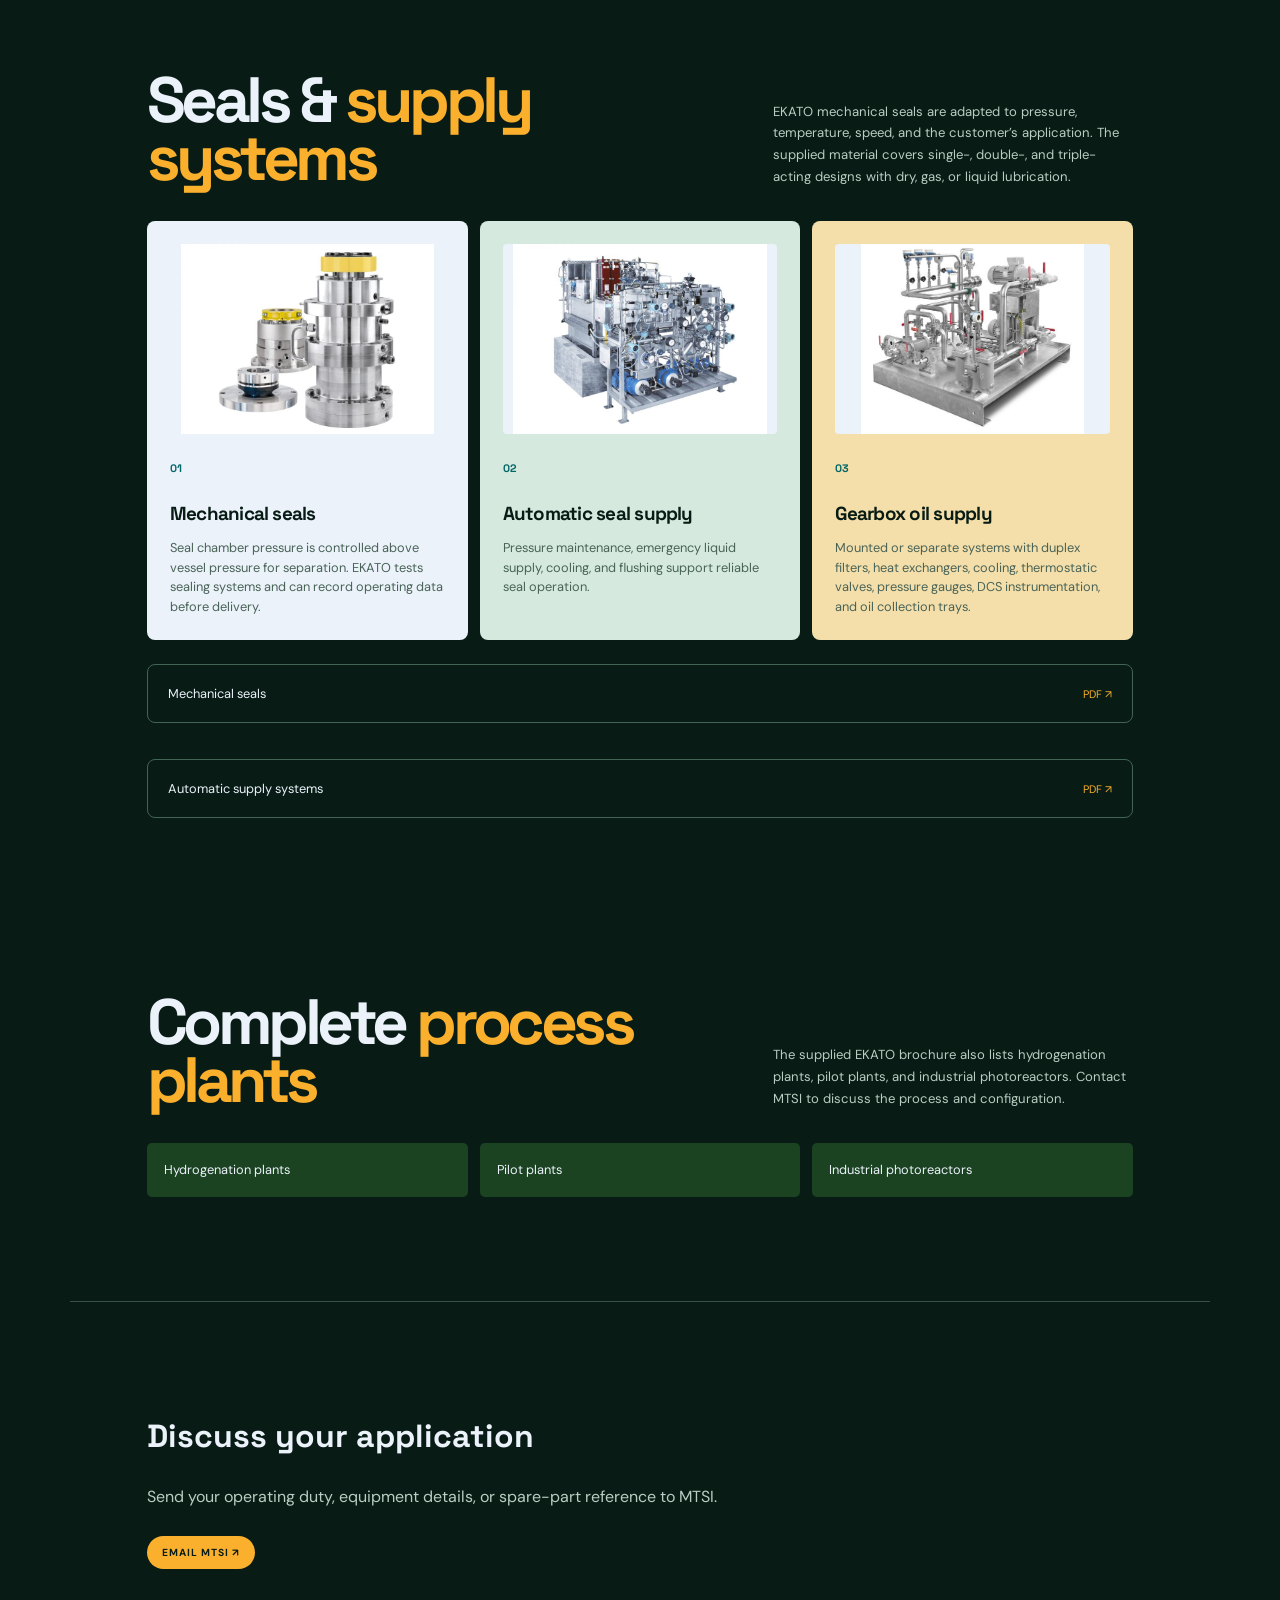
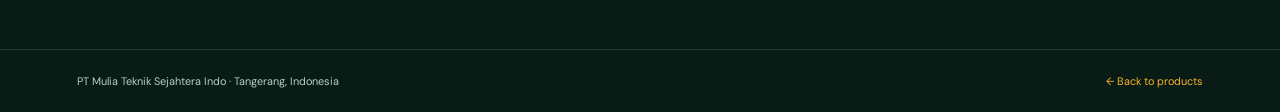
<file: principals/ekato.html>
<!doctype html>
<html lang="en">
<head><meta charset="utf-8" /><meta name="viewport" content="width=device-width,initial-scale=1" /><meta name="description" content="EKATO equipment and support through MTSI in Indonesia." /><title>EKATO | MTSI</title><link rel="icon" type="image/png" sizes="112x112" href="../figs/MTSI_Logo.png" /><link rel="preconnect" href="https://fonts.googleapis.com" /><link rel="preconnect" href="https://fonts.gstatic.com" crossorigin /><link href="https://fonts.googleapis.com/css2?family=DM+Sans:wght@400;600;700&family=Space+Grotesk:wght@500;700&display=swap" rel="stylesheet" /><link rel="stylesheet" href="principals.css" /></head>
<body><div class="principal-shell">
<header class="principal-nav"><a class="principal-brand" href="../index.html#home"><img src="../figs/MTSI_Logo.png" alt="MTSI" /> MTSI</a><nav class="principal-links" aria-label="Main navigation"><a href="../index.html#home">Home</a><a href="../index.html#products">Products</a><a href="../index.html#portfolio">Portfolio</a><a href="../index.html#contact">Contact</a></nav><a class="principal-cta" href="../index.html#contact">CONTACT US!</a></header>
<main><section class="principal-hero"><div class="principal-hero-inner"><p class="principal-kicker">Mixing / process plants / seals</p><div class="supplier-heading"><div><h1>Mixing engineered for <em>your process.</em></h1><p class="principal-intro">EKATO develops and manufactures agitator technology, engineered mixing systems, and sealing systems. Its range covers small standardized industrial agitators through large reactor systems and complete process plants.</p></div><div class="supplier-logo"><img src="../figs/principals/ekato-transparent.png" alt="EKATO logo" width="280" height="160" /></div></div><a class="catalog-jump" href="#catalog">Explore the catalogue ↓</a></div></section>
<section class="principal-content" id="catalog"><div class="catalog-heading"><h2>Agitator <em>catalogue</em></h2><p>Systems for homogenization, suspension, dispersion, gassing, and heat supply or removal. The supplied brochure describes standardized agitators, engineered reactor systems, and complete process plants.</p></div><figure class="supplier-photo"><img src="../figs/products/ekato-office.jpg" alt="EKATO headquarters" loading="lazy" /><figcaption>EKATO headquarters</figcaption></figure><div class="table-scroll" role="region" aria-label="EKATO model specifications" tabindex="0"><table><caption>Agitator ranges listed in the supplied EKATO brochure</caption><thead><tr><th scope="col">Model</th><th scope="col">Application</th><th scope="col">Motor power</th><th scope="col">Shaft diameter</th><th scope="col">Operating pressure</th></tr></thead><tbody><tr><td>HWL-N</td><td>Reactor agitators</td><td>5–3,500 kW</td><td>40–500 mm</td><td>Vacuum–200 bar</td></tr><tr><td>EM</td><td>Industrial agitators</td><td>0.75–75 kW</td><td>40–120 mm</td><td>Vacuum–12 bar</td></tr><tr><td>FD / KD / HWL-A</td><td>Compact agitators</td><td>0.75–400 kW</td><td>40–800 mm</td><td>Atmospheric–4 bar</td></tr><tr><td>FGL</td><td>Small-volume agitators</td><td>0.37–7.5 kW</td><td>25–40 mm</td><td>Vacuum–7 bar</td></tr><tr><td>MD / SD</td><td>Allrounder agitators</td><td>0.37–7.5 kW</td><td>25–40 mm</td><td>Atmospheric</td></tr><tr><td>KOAX</td><td>Coaxial agitators</td><td>5–250 kW</td><td>40–220 mm</td><td>Vacuum–40 bar</td></tr><tr><td>ES</td><td>Side-entry agitators</td><td>0.75–37 kW</td><td>40–80 mm</td><td>Atmospheric–7 bar</td></tr><tr><td>ES-V</td><td>Storage tank side-entry agitators</td><td>1.1–15 kW</td><td>40–60 mm</td><td>Atmospheric–3 bar</td></tr><tr><td>HWL</td><td>FGD side-entry agitators</td><td>3–90 kW</td><td>40–120 mm</td><td>Atmospheric–7 bar</td></tr><tr><td>ESM</td><td>Magnetic safety agitators</td><td>5–200 kW</td><td>40–100 mm</td><td>Vacuum–100 bar</td></tr></tbody></table></div><p class="catalog-note">Published ranges are selection guidance; final configuration and operating limits depend on the application.</p><a class="resource-link" href="../Website_Material/Agitators%2C%20Process%20Plants%20%26%20Mechanical%20Seals%20%E2%80%93%20EKATO%20%E2%80%93%20Mulia%20Teknik%20Sejahtera%20Indo.pdf" target="_blank" rel="noopener">Read the agitator and process plant brochure <span>PDF ↗</span></a></section><section class="principal-content"><div class="catalog-heading"><h2>Impellers &amp; <em>mixing</em></h2><p>Impeller design, arrangement, flow direction, and viscosity regime influence both process performance and mechanical behaviour.</p></div><figure class="supplier-photo"><img src="../figs/products/ekato-impeller.jpg" alt="EKATO impeller and shaft" loading="lazy" /></figure><ul class="brand-list"><li>COMBIJET</li><li>PARAVISC</li><li>ISOJET-B</li><li>PHASEJET</li><li>VISCOPROP 2-25</li><li>GASJET</li><li>PARASEG</li></ul><a class="resource-link" href="../Website_Material/IMPELLERS%20%E2%80%93%20Mulia%20Teknik%20Sejahtera%20Indo.pdf" target="_blank" rel="noopener">Explore the impeller programme <span>PDF ↗</span></a></section><section class="principal-content"><div class="catalog-heading"><h2>Seals &amp; <em>supply systems</em></h2><p>EKATO mechanical seals are adapted to pressure, temperature, speed, and the customer’s application. The supplied material covers single-, double-, and triple-acting designs with dry, gas, or liquid lubrication.</p></div><div class="catalog-grid"><article class="catalog-card"><img class="catalog-image" src="../figs/products/ekato-seals.jpg" alt="Mechanical seals" loading="lazy" /><span class="catalog-number">01</span><h3>Mechanical seals</h3><p>Seal chamber pressure is controlled above vessel pressure for separation. EKATO tests sealing systems and can record operating data before delivery.</p></article><article class="catalog-card"><img class="catalog-image" src="../figs/products/ekato-supply.jpg" alt="Automatic seal supply" loading="lazy" /><span class="catalog-number">02</span><h3>Automatic seal supply</h3><p>Pressure maintenance, emergency liquid supply, cooling, and flushing support reliable seal operation.</p></article><article class="catalog-card"><img class="catalog-image" src="../figs/products/ekato-supply-standard.jpg" alt="Gearbox oil supply" loading="lazy" /><span class="catalog-number">03</span><h3>Gearbox oil supply</h3><p>Mounted or separate systems with duplex filters, heat exchangers, cooling, thermostatic valves, pressure gauges, DCS instrumentation, and oil collection trays.</p></article></div><div class="resource-grid"><a class="resource-link" href="../Website_Material/MECHANICAL%20SEALS%20%E2%80%93%20Mulia%20Teknik%20Sejahtera%20Indo.pdf" target="_blank" rel="noopener">Mechanical seals <span>PDF ↗</span></a><a class="resource-link" href="../Website_Material/AUTOMATIC%20SUPPLY%20SYSTEMS%20%E2%80%93%20Mulia%20Teknik%20Sejahtera%20Indo.pdf" target="_blank" rel="noopener">Automatic supply systems <span>PDF ↗</span></a></div></section><section class="principal-content"><div class="catalog-heading"><h2>Complete <em>process plants</em></h2><p>The supplied EKATO brochure also lists hydrogenation plants, pilot plants, and industrial photoreactors. Contact MTSI to discuss the process and configuration.</p></div><ul class="brand-list"><li>Hydrogenation plants</li><li>Pilot plants</li><li>Industrial photoreactors</li></ul></section>
<section class="principal-content inquiry-strip"><h2>Discuss your application</h2><p>Send your operating duty, equipment details, or spare-part reference to MTSI.</p><a class="principal-cta" href="mailto:mtsi@muliatsi.co.id?subject=EKATO%20product%20enquiry">EMAIL MTSI ↗</a></section>
</main><footer class="principal-footer"><span>PT Mulia Teknik Sejahtera Indo · Tangerang, Indonesia</span><a href="../index.html#products">← Back to products</a></footer></div></body></html>
</file>
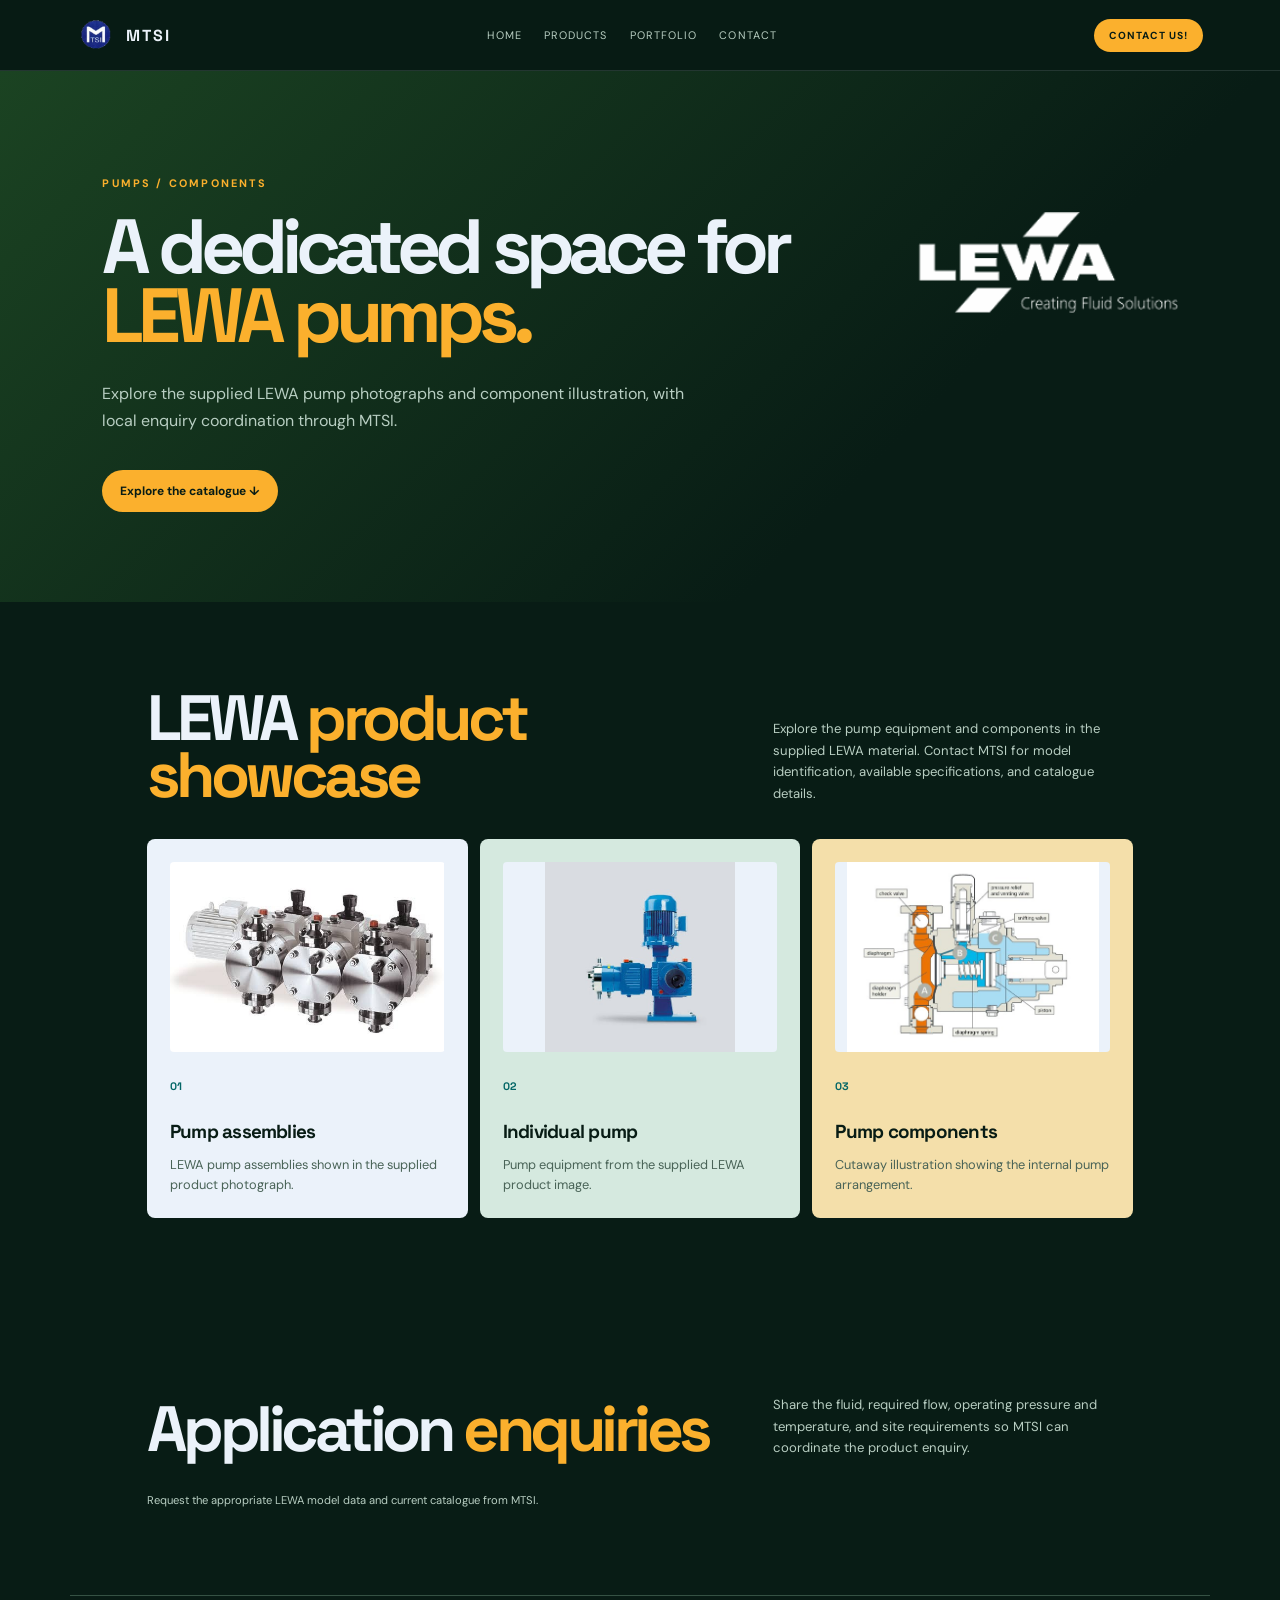
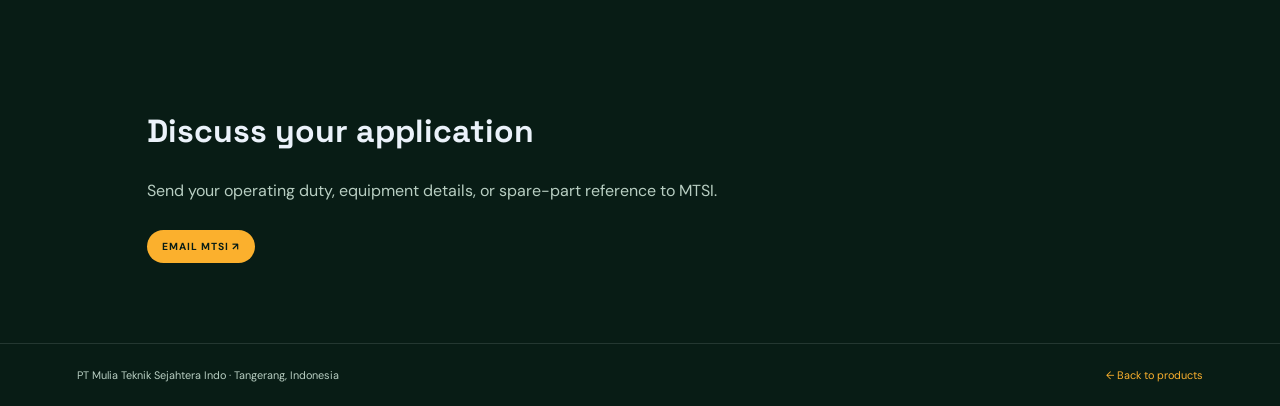
<file: principals/lewa.html>
<!doctype html>
<html lang="en">
<head><meta charset="utf-8" /><meta name="viewport" content="width=device-width,initial-scale=1" /><meta name="description" content="LEWA equipment and support through MTSI in Indonesia." /><title>LEWA | MTSI</title><link rel="icon" type="image/png" sizes="112x112" href="../figs/MTSI_Logo.png" /><link rel="preconnect" href="https://fonts.googleapis.com" /><link rel="preconnect" href="https://fonts.gstatic.com" crossorigin /><link href="https://fonts.googleapis.com/css2?family=DM+Sans:wght@400;600;700&family=Space+Grotesk:wght@500;700&display=swap" rel="stylesheet" /><link rel="stylesheet" href="principals.css" /></head>
<body><div class="principal-shell">
<header class="principal-nav"><a class="principal-brand" href="../index.html#home"><img src="../figs/MTSI_Logo.png" alt="MTSI" /> MTSI</a><nav class="principal-links" aria-label="Main navigation"><a href="../index.html#home">Home</a><a href="../index.html#products">Products</a><a href="../index.html#portfolio">Portfolio</a><a href="../index.html#contact">Contact</a></nav><a class="principal-cta" href="../index.html#contact">CONTACT US!</a></header>
<main><section class="principal-hero"><div class="principal-hero-inner"><p class="principal-kicker">Pumps / components</p><div class="supplier-heading"><div><h1>A dedicated space for <em>LEWA pumps.</em></h1><p class="principal-intro">Explore the supplied LEWA pump photographs and component illustration, with local enquiry coordination through MTSI.</p></div><div class="supplier-logo"><img src="../figs/principals/lewa-transparent.png" alt="LEWA logo" width="280" height="160" /></div></div><a class="catalog-jump" href="#catalog">Explore the catalogue ↓</a></div></section>
<section class="principal-content" id="catalog"><div class="catalog-heading"><h2>LEWA <em>product showcase</em></h2><p>Explore the pump equipment and components in the supplied LEWA material. Contact MTSI for model identification, available specifications, and catalogue details.</p></div><div class="catalog-grid"><article class="catalog-card"><img class="catalog-image" src="../figs/products/lewa-pumps.jpg" alt="Pump assemblies" loading="lazy" /><span class="catalog-number">01</span><h3>Pump assemblies</h3><p>LEWA pump assemblies shown in the supplied product photograph.</p></article><article class="catalog-card"><img class="catalog-image" src="../figs/products/lewa-pump.jpg" alt="Individual pump" loading="lazy" /><span class="catalog-number">02</span><h3>Individual pump</h3><p>Pump equipment from the supplied LEWA product image.</p></article><article class="catalog-card"><img class="catalog-image" src="../figs/products/lewa-section.jpg" alt="Pump components" loading="lazy" /><span class="catalog-number">03</span><h3>Pump components</h3><p>Cutaway illustration showing the internal pump arrangement.</p></article></div></section><section class="principal-content"><div class="catalog-heading"><h2>Application <em>enquiries</em></h2><p>Share the fluid, required flow, operating pressure and temperature, and site requirements so MTSI can coordinate the product enquiry.</p></div><p class="catalog-note">Request the appropriate LEWA model data and current catalogue from MTSI.</p></section>
<section class="principal-content inquiry-strip"><h2>Discuss your application</h2><p>Send your operating duty, equipment details, or spare-part reference to MTSI.</p><a class="principal-cta" href="mailto:mtsi@muliatsi.co.id?subject=LEWA%20product%20enquiry">EMAIL MTSI ↗</a></section>
</main><footer class="principal-footer"><span>PT Mulia Teknik Sejahtera Indo · Tangerang, Indonesia</span><a href="../index.html#products">← Back to products</a></footer></div></body></html>
</file>
<file: styles.css>
:root {
  --cream: #EBF2FA;
  --gold: #FBB02D;
  --red: #036666;
  --maroon: #1B4322;
  --plum: #081c15;
  --paper: #EBF2FA;
  --ink: #081c15;
  --muted: #5d7468;
  --line: #cfe0d7;
  --white: #EBF2FA;
  --shadow: 0 24px 70px rgba(8, 28, 21, .12);
  --content-width: 1160px;
  --page-gutter: clamp(22px, 5vw, 80px);
}
* { box-sizing: border-box; }
html { scroll-behavior: smooth; }
body { margin: 0; background: var(--paper); color: var(--ink); font-family: "DM Sans", Arial, sans-serif; }
a { color: inherit; text-decoration: none; }
button, input, select, textarea { font: inherit; }
button { cursor: pointer; }
.site-shell { min-height: 100vh; }
.sidebar { width: 255px; position: fixed; inset: 0 auto 0 0; z-index: 20; display: flex; flex-direction: column; padding: 34px 27px 27px; color: var(--white); background: var(--plum); }
.brand { display: flex; align-items: center; gap: 12px; }
.brand-mark { display: grid; place-items: center; width: 52px; height: 52px; padding: 0; background: transparent; }
.brand-mark img { width: 100%; height: 100%; object-fit: contain; }
.brand-copy strong { display: block; letter-spacing: .18em; font: 700 1.3rem "Space Grotesk", sans-serif; }
.brand-copy small { display: block; margin-top: 3px; color: #bed4c9; font-size: .64rem; line-height: 1.35; letter-spacing: .04em; }
.side-label { margin: 78px 0 18px; color: #8aa79a; font-size: .64rem; text-transform: uppercase; letter-spacing: .2em; }
.side-nav { display: grid; gap: 8px; }
.nav-item { display: flex; align-items: center; gap: 15px; padding: 14px 12px; border-left: 2px solid transparent; color: #c3d9ce; font-size: .78rem; font-weight: 600; transition: .2s ease; }
.nav-item:hover, .nav-item.is-active { color: var(--cream); border-color: var(--gold); background: rgba(251,176,45,.1); }
.nav-number { width: 18px; color: #587668; font-size: .65rem; }
.nav-item.is-active .nav-number { color: var(--gold); }
.sidebar-foot { display: flex; align-items: center; gap: 9px; margin-top: auto; color: #c3d9ce; font-size: .68rem; line-height: 1.45; }
.sidebar-foot small { color: #709083; }
.status-dot { width: 8px; height: 8px; border-radius: 50%; background: var(--gold); box-shadow: 0 0 0 5px rgba(251,176,45,.18); }
.main-content { margin-left: 255px; overflow: hidden; }
.section-anchor { scroll-margin-top: 22px; }
.hero { min-height: 720px; position: relative; padding: 94px clamp(35px, 8vw, 120px) 45px; background: var(--plum); border-radius: 0 0 34px 34px; }
.hero-grid { max-width: 1220px; min-height: 550px; margin: auto; display: grid; grid-template-columns: minmax(350px, .9fr) 1.1fr; align-items: center; gap: 40px; }
.hero .eyebrow { color: var(--gold); }
.hero em { color: var(--gold); }
.hero .text-link { color: var(--cream); }
.hero .art-note, .hero .scroll-cue { color: var(--cream); }
.eyebrow { display: flex; align-items: center; gap: 9px; margin: 0 0 20px; color: var(--red); font-size: .68rem; font-weight: 700; text-transform: uppercase; letter-spacing: .2em; }
.eyebrow span { display: inline-block; width: 24px; height: 2px; background: currentColor; }
.hero h1, h2 { margin: 0; font-family: "Space Grotesk", sans-serif; font-weight: 700; letter-spacing: -.06em; }
.hero h1 { color: #EBF2FA; max-width: 560px; font-size: clamp(3.4rem, 6.2vw, 6.4rem); line-height: .92; }
em { color: var(--red); font-style: normal; }
.lede { max-width: 470px; margin: 30px 0 0; color: #c6d8cf; font-size: 1rem; line-height: 1.7; }
.top-contact { position: absolute; z-index: 4; top: 25px; right: clamp(22px, 5vw, 78px); display: inline-flex; align-items: center; gap: 12px; padding: 12px 18px; color: var(--plum); background: var(--gold); border-radius: 999px; font-size: .68rem; font-weight: 700; letter-spacing: .1em; box-shadow: 0 8px 20px rgba(0,0,0,.16); transition: transform .2s ease, background .2s ease; }
.top-contact:hover { transform: translateY(-2px); background: #EBF2FA; }
.top-contact span { font-size: 1rem; }
.hero-actions { display: flex; align-items: center; flex-wrap: wrap; gap: 25px; margin-top: 32px; }
.button { display: inline-flex; align-items: center; justify-content: center; gap: 18px; min-height: 48px; padding: 0 21px; border: 0; font-size: .76rem; font-weight: 700; letter-spacing: .03em; transition: transform .2s ease, box-shadow .2s ease; }
.button:hover { transform: translateY(-2px); box-shadow: 0 9px 22px rgba(8,28,21,.2); }
.button span { font-size: 1.05rem; }
.button-dark { color: var(--white); background: var(--plum); }
.button-light { color: var(--plum); background: var(--cream); }
.text-link { color: var(--maroon); font-size: .75rem; font-weight: 700; }
.text-link span { margin-left: 6px; font-size: 1.1rem; }
.hero-metrics { display: grid; grid-template-columns: 1fr 1.65fr .65fr 1fr; gap: clamp(20px, 2vw, 32px); margin-top: 36px; padding-top: 28px; border-top: 1px solid rgba(235, 242, 250, .3); }
.hero-metrics div { min-width: 0; display: grid; align-content: start; gap: 8px; }
.hero-metrics div + div { padding-left: clamp(20px, 2vw, 32px); border-left: 1px solid rgba(235, 242, 250, .3); }
.hero-metrics strong, .service-ribbon h3 { font: 700 clamp(3rem, 5vw, 4.75rem)/1.05 "Space Grotesk", sans-serif; letter-spacing: -.045em; }
.hero-metrics strong { display: block; color: var(--gold); }
.hero-metrics span { color: var(--cream); font-size: clamp(.9rem, 1.2vw, 1.1rem); font-weight: 700; line-height: 1.5; }
.hero-art { min-height: 530px; position: relative; }
.sun-disc { position: absolute; width: 390px; height: 390px; top: 39px; left: 14%; border-radius: 50%; background: var(--gold); opacity: .95; }
.art-ring { position: absolute; border: 1px solid rgba(251,176,45,.45); border-radius: 50%; }
.ring-one { width: 480px; height: 480px; top: -7px; left: 7%; }
.ring-two { width: 570px; height: 570px; top: -52px; left: -1%; border-color: rgba(235,242,250,.18); }
.art-machine { position: absolute; z-index: 2; width: 245px; height: 340px; top: 115px; left: 30%; }
.machine-top { position: absolute; left: 28px; top: 0; width: 185px; height: 85px; border-radius: 45% 45% 17% 17%; background: var(--plum); border: 8px solid var(--maroon); }
.machine-body { position: absolute; left: 45px; top: 75px; width: 155px; height: 195px; display: flex; justify-content: space-evenly; padding-top: 37px; border: 8px solid var(--maroon); border-top: 0; background: #036666; clip-path: polygon(0 0,100% 0,91% 100%,9% 100%); }
.machine-body span { display: block; width: 13px; height: 115px; background: var(--cream); border-radius: 8px; opacity: .85; }
.machine-base { position: absolute; left: 15px; bottom: 16px; width: 215px; height: 40px; border-radius: 50%; background: var(--plum); border-bottom: 9px solid var(--maroon); }
.machine-pipe { position: absolute; display: block; width: 65px; height: 90px; border: 9px solid var(--maroon); border-left: 0; }
.pipe-a { right: -34px; top: 113px; border-radius: 0 24px 24px 0; }
.pipe-b { left: -29px; top: 197px; height: 70px; border-right: 0; border-left: 9px solid var(--maroon); border-radius: 24px 0 0 24px; }
.art-note { position: absolute; z-index: 3; color: var(--maroon); font-size: .63rem; line-height: 1.4; letter-spacing: .15em; }
.art-note b { font-size: .72rem; }
.note-top { top: 41px; right: 5%; text-align: right; }
.note-bottom { right: 4%; bottom: 62px; }
.scroll-cue { position: absolute; bottom: 40px; left: clamp(35px, 8vw, 120px); display: flex; align-items: center; gap: 12px; color: var(--maroon); font-size: .65rem; text-transform: uppercase; letter-spacing: .16em; }
.scroll-line { width: 35px; height: 1px; background: currentColor; }
.products, .portfolio { padding: 56px clamp(35px, 8vw, 120px); background: var(--paper); }
.section-intro { max-width: 1160px; margin: auto auto 32px; display: flex; justify-content: space-between; align-items: start; gap: 72px; }
.section-intro h2 { font-size: clamp(3rem, 5vw, 5.1rem); line-height: .92; }
.section-lede { max-width: 330px; margin: 0 0 5px; color: var(--muted); font-size: .9rem; line-height: 1.7; }
.service-grid { max-width: 1160px; margin: auto; display: grid; grid-template-columns: repeat(4, 1fr); border-top: 1px solid var(--line); border-left: 1px solid var(--line); }
.service-card { min-height: 390px; position: relative; padding: 28px 25px; border-right: 1px solid var(--line); border-bottom: 1px solid var(--line); transition: .2s ease; }
.service-card:hover, .service-featured { color: var(--white); background: var(--maroon); }
.service-index { color: var(--gold); font: 600 .72rem "Space Grotesk", sans-serif; }
.service-icon { height: 102px; position: relative; margin: 35px 0 25px; }
.icon-mix i { position: absolute; display: block; width: 15px; height: 78px; bottom: 8px; border-radius: 10px; background: var(--gold); transform-origin: bottom; }
.icon-mix i:nth-child(1) { left: 25px; transform: rotate(-29deg); }.icon-mix i:nth-child(2) { left: 48px; height: 93px; }.icon-mix i:nth-child(3) { left: 71px; transform: rotate(29deg); }
.icon-vacuum { width: 110px; border: 10px solid var(--gold); border-radius: 50%; }.icon-vacuum i { position: absolute; left: 45px; width: 9px; height: 43px; background: var(--red); transform-origin: bottom; }.icon-vacuum i:first-child { top: 14px; transform: rotate(35deg); }.icon-vacuum i:last-child { top: 14px; transform: rotate(-35deg); }
.icon-filter { display: flex; align-items: end; gap: 8px; padding-left: 6px; }.icon-filter i { display: block; width: 25px; height: 84px; border: 4px solid var(--gold); border-bottom: 0; border-radius: 18px 18px 0 0; }.icon-filter i:nth-child(2) { height: 60px; }.icon-filter i:nth-child(3) { height: 96px; }
.icon-compress { width: 110px; border: 10px solid var(--gold); border-radius: 50%; }.icon-compress i { position: absolute; left: 40px; top: 9px; width: 10px; height: 68px; background: var(--red); transform: rotate(48deg); }.icon-compress i:last-child { transform: rotate(-48deg); }
.service-card h3 { max-width: 190px; margin: 0; font: 600 1.25rem "Space Grotesk", sans-serif; letter-spacing: -.04em; }.service-card p { min-height: 84px; margin: 15px 0; color: var(--muted); font-size: .73rem; line-height: 1.65; }.service-featured p, .service-card:hover p { color: #b9d0c3; }.service-card a { color: var(--red); font-size: .7rem; font-weight: 700; }.service-featured a, .service-card:hover a { color: var(--cream); }.service-card a span { margin-left: 7px; font-size: 1rem; }
.portfolio { background: #dfeee7; }.portfolio-intro { margin-bottom: 42px; }.portfolio-toolbar { max-width: 1160px; margin: auto  auto 25px; display: flex; justify-content: space-between; align-items: center; gap: 20px; }.filter-group { display: flex; gap: 7px; flex-wrap: wrap; }.filter-button { padding: 10px 15px; border: 1px solid var(--line); color: var(--muted); background: transparent; font-size: .7rem; }.filter-button span { margin-left: 5px; color: var(--gold); }.filter-button.is-selected, .filter-button:hover { color: var(--white); border-color: var(--plum); background: var(--plum); }.filter-button.is-selected span { color: var(--cream); }.search-box { display: flex; align-items: center; width: 220px; border-bottom: 1px solid #b1c8bb; color: var(--muted); }.search-box span { font-size: 1.3rem; }.search-box input { width: 100%; padding: 9px 7px; border: 0; outline: 0; color: var(--ink); background: transparent; font-size: .75rem; }.customer-grid { max-width: 1160px; margin: auto; display: grid; grid-template-columns: repeat(4, 1fr); gap: 10px; }.customer-card { min-height: 152px; padding: 18px; border: 1px solid var(--line); background: rgba(235,242,250,.72); }.customer-card[hidden] { display: none; }.customer-type, .customer-category { color: var(--red); font-size: .57rem; font-weight: 700; text-transform: uppercase; letter-spacing: .13em; }.customer-card h3 { margin: 16px 0 8px; font: 600 .9rem "Space Grotesk", sans-serif; line-height: 1.2; }.customer-card p { min-height: 28px; margin: 0 0 13px; color: var(--muted); font-size: .65rem; line-height: 1.4; }.customer-category { color: #548073; font-size: .54rem; }.empty-state { max-width: 1160px; margin: 35px auto; color: var(--muted); }
.contact { padding: 56px clamp(35px, 8vw, 120px); background: var(--paper); }.contact-panel { max-width: 1160px; margin: auto; display: grid; grid-template-columns: .85fr 1.15fr; gap: 80px; padding: 67px clamp(30px, 6vw, 82px); color: var(--white); background: var(--plum); }.eyebrow-light { color: var(--cream); }.contact h2 { font-size: clamp(3.1rem, 5vw, 5.3rem); line-height: .9; }.contact h2 em { color: var(--cream); }.contact-copy > p:not(.eyebrow) { max-width: 330px; margin: 27px 0; color: #c8ddd4; font-size: .85rem; line-height: 1.7; }.contact-details { display: grid; gap: 10px; }.contact-details a { color: var(--cream); font-size: .75rem; font-weight: 600; }.inquiry-form { padding-top: 3px; }.form-row { display: grid; grid-template-columns: 1fr 1fr; gap: 20px; }.inquiry-form label { display: grid; gap: 8px; margin-bottom: 19px; color: #c8ddd4; font-size: .66rem; font-weight: 700; letter-spacing: .08em; text-transform: uppercase; }.inquiry-form input, .inquiry-form select, .inquiry-form textarea { width: 100%; padding: 10px 0; border: 0; border-bottom: 1px solid #436457; outline: 0; resize: vertical; color: var(--white); background: transparent; font-size: .82rem; }.inquiry-form select { color: var(--white); }.inquiry-form option { color: var(--ink); }.inquiry-form input:focus, .inquiry-form select:focus, .inquiry-form textarea:focus { border-color: var(--cream); }.form-note { color: #9ab5a7; font-size: .62rem; }.site-footer { display: flex; justify-content: space-between; gap: 20px; padding: 25px clamp(35px, 8vw, 120px); border-top: 1px solid var(--line); color: var(--muted); font-size: .62rem; }.site-footer a { color: var(--red); font-weight: 700; }.menu-toggle { display: none; }
@media (max-width: 1050px) { .sidebar { width: 218px; padding-left: 20px; padding-right: 20px; }.main-content { margin-left: 218px; }.hero-grid { grid-template-columns: 1fr 1fr; }.hero h1 { font-size: clamp(3.2rem, 6vw, 5rem); }.customer-grid { grid-template-columns: repeat(3, 1fr); }.service-grid { grid-template-columns: repeat(2, 1fr); } }
@media (max-width: 760px) { .sidebar { transform: translateX(-100%); transition: transform .25s ease; box-shadow: 15px 0 40px rgba(0,0,0,.2); }.sidebar.is-open { transform: translateX(0); }.main-content { margin-left: 0; }.menu-toggle { position: fixed; z-index: 30; top: 18px; right: 18px; display: grid; gap: 5px; width: 42px; height: 42px; padding: 12px; border: 0; background: var(--plum); }.menu-toggle span { display: block; height: 2px; background: var(--cream); }.hero { padding-top: 95px; }.hero-grid { display: block; }.hero-art { min-height: 400px; margin-top: 35px; transform: scale(.82); transform-origin: top left; }.scroll-cue { display: none; }.section-intro, .portfolio-toolbar { display: block; }.section-lede { margin-top: 25px; }.service-grid, .customer-grid { grid-template-columns: 1fr 1fr; }.search-box { margin-top: 18px; }.contact-panel { grid-template-columns: 1fr; gap: 42px; }.site-footer { flex-wrap: wrap; } }
@media (max-width: 480px) { .hero, .products, .portfolio, .contact { padding-right: 22px; padding-left: 22px; }.hero h1 { font-size: 3.15rem; }.hero-art { transform: scale(.66); min-height: 335px; }.service-grid, .customer-grid { grid-template-columns: 1fr; }.service-card { min-height: auto; }.form-row { grid-template-columns: 1fr; gap: 0; }.contact-panel { padding: 45px 25px; }.site-footer { padding: 24px 22px; } }

/* Frozen top navigation: the compact rail stays visible while the page scrolls. */
.topbar.sidebar {
  width: 100%;
  height: 76px;
  position: fixed;
  inset: 0 0 auto 0;
  flex-direction: row;
  align-items: center;
  gap: 34px;
  padding: 12px clamp(22px, 5vw, 78px);
  color: var(--white);
  background: rgba(8, 28, 21, .96);
  border-bottom: 1px solid rgba(235, 242, 250, .12);
  box-shadow: 0 8px 30px rgba(8, 28, 21, .16);
  backdrop-filter: blur(16px);
}
.topbar .brand { flex: 0 0 auto; }
.topbar .brand-mark { width: 43px; height: 43px; }
.topbar .brand-copy strong { font-size: 1.1rem; }
.topbar .brand-copy small { font-size: .6rem; white-space: nowrap; }
.topbar .side-nav { display: flex; align-items: center; gap: 4px; margin: 0 auto; }
.topbar .nav-item { padding: 10px 14px; border: 0; border-bottom: 2px solid transparent; color: #c3d9ce; font-size: .72rem; text-transform: uppercase; letter-spacing: .1em; }
.topbar .nav-item:hover, .topbar .nav-item.is-active { color: var(--cream); border-color: var(--gold); background: transparent; }
.topbar-contact { display: inline-flex; align-items: center; gap: 10px; flex: 0 0 auto; padding: 11px 16px; color: var(--plum); background: var(--gold); border-radius: 999px; font-size: .64rem; font-weight: 700; letter-spacing: .1em; transition: .2s ease; }
.topbar-contact:hover { background: var(--cream); transform: translateY(-1px); }
.topbar-contact span { font-size: .95rem; }
.main-content { margin-left: 0; padding-top: 76px; }
.hero { border-radius: 0 0 34px 34px; }
@media (max-width: 760px) {
  .topbar.sidebar { height: 68px; padding: 10px 18px; gap: 10px; transform: none; box-shadow: 0 8px 30px rgba(8, 28, 21, .16); }
  .topbar .brand-copy small { display: none; }
  .topbar .brand-copy strong { font-size: 1rem; }
  .topbar .brand-mark { width: 38px; height: 38px; }
  .topbar .side-nav { overflow-x: auto; margin-left: auto; scrollbar-width: none; }
  .topbar .side-nav::-webkit-scrollbar { display: none; }
  .topbar .nav-item { padding: 9px 8px; font-size: .58rem; letter-spacing: .05em; white-space: nowrap; }
  .topbar-contact { display: none; }
  .main-content { padding-top: 68px; }
  .menu-toggle { display: none; }
}

/* The opening view stays text-led; motion and brand detail begin below it. */
.hero { min-height: 0; display: flex; align-items: center; padding-top: clamp(40px, 4vw, 56px); }
.hero-grid { width: 100%; max-width: var(--content-width); min-height: 0; grid-template-columns: minmax(0, 1fr); }
.hero-copy { width: 100%; max-width: none; }
.hero h1 { max-width: 960px; }
.about-copy { max-width: none; margin-top: 32px; display: grid; grid-template-columns: repeat(2, minmax(0, 1fr)); column-gap: clamp(48px, 8vw, 112px); row-gap: 24px; }
.about-copy p { margin: 0; color: #c6d8cf; font-size: clamp(.9rem, 1.1vw, 1rem); line-height: 1.75; }
.scroll-cue { bottom: 34px; }
.service-card { overflow: hidden; isolation: isolate; display: flex; flex-direction: column; min-height: 370px; }
.principal-logo {
  min-height: 115px;
  display: flex;
  flex-direction: column;
  justify-content: center;
  margin: 21px 0 18px;
  color: var(--plum);
  font: 700 2.25rem/.9 "Space Grotesk", sans-serif;
  letter-spacing: -.08em;
}
.principal-logo small { margin-top: 5px; font: 700 .6rem "DM Sans", sans-serif; letter-spacing: .28em; }
.service-featured .principal-logo, .service-card:hover .principal-logo { color: var(--cream); }
.service-card h3 { font-size: 1.12rem; }
.service-card p { flex: 1; min-height: 0; }
.customer-grid { perspective: 1100px; }
.customer-card {
  min-height: 176px;
  position: relative;
  overflow: hidden;
  isolation: isolate;
  display: flex;
  flex-direction: column;
  justify-content: flex-end;
  padding: 17px;
  transform-style: preserve-3d;
  transition: transform .35s ease, box-shadow .35s ease, border-color .35s ease;
}
.customer-card::before {
  content: attr(data-brand);
  position: absolute;
  z-index: -1;
  top: 13px;
  left: 14px;
  max-width: 135%;
  color: rgba(8, 28, 21, .14);
  font: 700 2.7rem/.86 "Space Grotesk", sans-serif;
  letter-spacing: -.1em;
  text-transform: uppercase;
  overflow-wrap: anywhere;
  transition: transform .35s ease, color .35s ease;
}
.customer-card:nth-child(5n + 1) { background: linear-gradient(145deg, #e5f0e9, #c7ded2); }
.customer-card:nth-child(5n + 2) { background: linear-gradient(145deg, #f3e5c9, #e4cc9f); }
.customer-card:nth-child(5n + 3) { background: linear-gradient(145deg, #dcebe8, #b9d6cf); }
.customer-card:nth-child(5n + 4) { background: linear-gradient(145deg, #e8e6d9, #d5d0b8); }
.customer-card:nth-child(5n) { background: linear-gradient(145deg, #e3e9ef, #c7d5e2); }
.customer-card:hover {
  z-index: 2;
  border-color: var(--gold);
  box-shadow: 0 18px 35px rgba(8, 28, 21, .2);
  transform: rotateY(-5deg) rotateX(3deg) translateY(-5px);
}
.customer-card:hover::before { color: rgba(8, 28, 21, .22); transform: translate3d(4px, 3px, 20px) scale(1.04); }
.customer-card .customer-type, .customer-card h3, .customer-card p, .customer-card .customer-category { position: relative; z-index: 1; text-shadow: 0 1px 0 rgba(235, 242, 250, .3); }
.customer-card .customer-type { align-self: flex-start; margin-bottom: auto; padding: 5px 8px; color: var(--plum); background: rgba(235, 242, 250, .7); }
.customer-card h3 { margin: 17px 0 6px; font-size: .86rem; }
.customer-card p { min-height: 0; margin: 0 0 8px; }
.portfolio-more { display: flex; justify-content: center; margin: 32px auto 0; }
.portfolio-more button { border-radius: 999px; }
.portfolio-more button[hidden] { display: none; }
@media (prefers-reduced-motion: reduce) {
  *, *::before, *::after { scroll-behavior: auto !important; transition-duration: .01ms !important; }
  .customer-card:hover { transform: none; }
}
@media (max-width: 760px) {
  .hero { min-height: auto; padding-top: 36px; }
  .about-copy { grid-template-columns: 1fr; gap: 24px; }
  .customer-card:hover { transform: translateY(-3px); }
  .customer-card::before { font-size: 2.25rem; }
}

/* Supplier assets supplied for the MTSI website. */
.principal-logo { display: flex; flex-direction: row; align-items: center; justify-content: flex-start; height: 96px; min-height: 0; padding: 0; margin: 20px 0 24px; background: transparent; }
.principal-logo img { display: block; width: auto; max-width: 100%; height: auto; max-height: 96px; object-fit: contain; object-position: left center; }
.service-card { min-width: 0; }
.service-grid { grid-template-columns: repeat(3, minmax(0, 1fr)); }
.service-card h3 { max-width: none; }
.hero { padding-bottom: 56px; }
.hero .button-dark { color: var(--plum); background: var(--gold); }
.contact-details address { margin-top: 8px; font-style: normal; font-size: .75rem; line-height: 1.7; color: #c8ddd4; }
.section-anchor { scroll-margin-top: 90px; }
a:focus-visible, button:focus-visible, input:focus-visible, textarea:focus-visible, select:focus-visible { outline: 2px solid var(--gold); outline-offset: 4px; }
@media (max-width: 760px) {
  .service-grid { grid-template-columns: repeat(2, minmax(0, 1fr)); }
  .hero { padding-bottom: 40px; }
  .section-anchor { scroll-margin-top: 80px; }
}
@media (max-width: 480px) { .service-grid { grid-template-columns: minmax(0, 1fr); } }
@media (min-width: 761px) and (max-width: 980px) {
  .topbar.sidebar { padding-left: 22px; padding-right: 22px; gap: 20px; }
  .topbar .brand-copy small { display: none; }
}
@media (max-width: 760px) { .topbar .side-nav { min-width: 0; }.topbar .brand { flex-shrink: 0; } }

/* Keep the opening content and the sections below on the same page edges. */
.hero, .products, .portfolio, .contact { padding-inline: var(--page-gutter); }
.section-intro, .service-grid, .service-ribbon, .portfolio-toolbar, .customer-grid, .empty-state, .contact-panel { max-width: var(--content-width); }
.topbar.sidebar, .site-footer { padding-inline: max(var(--page-gutter), calc((100% - var(--content-width)) / 2)); }
.scroll-cue { left: max(var(--page-gutter), calc((100% - var(--content-width)) / 2)); }
@media (max-width: 760px) {
  .hero h1 { font-size: clamp(3rem, 7.5vw, 4rem); }
}

/* Three clearly separated supplier columns, with matching content baselines. */
.service-grid { gap: clamp(28px, 4vw, 56px); border: 0; align-items: stretch; }
.service-card { display: grid; grid-template-rows: auto 140px 3rem 1fr auto; align-content: start; min-height: 0; padding: 24px 0; border: 0; border-top: 2px solid var(--red); border-bottom: 1px solid var(--line); text-align: left; }
.service-card:hover, .service-featured { color: var(--ink); background: transparent; }
.service-index { color: var(--red); font-size: .8rem; }
.service-card h3 { margin: 0; font: 700 1.3rem/1.2 "Space Grotesk", sans-serif; }
.service-card p { margin: 16px 0 24px; color: var(--muted); font-size: .9rem; line-height: 1.65; }
.service-card:hover p { color: var(--muted); }
.service-card a, .service-card:hover a { align-self: end; justify-self: start; color: var(--red); font-size: .85rem; }
.service-card a:hover { text-decoration: underline; text-underline-offset: 4px; }
.principal-logo img { max-width: 240px; }
.principal-logo img[alt^="NEUMAN"] { max-height: 90px; }
.service-ribbon { display: block; margin: 28px auto 0; padding: 0; text-align: left; }
.service-ribbon h3 { margin: 0 0 20px; color: var(--red); }
.service-ribbon ol { display: flex; flex-wrap: wrap; gap: 16px; margin: 0; padding: 0; list-style-position: inside; color: var(--red); font-size: clamp(1.1rem, 1.5vw, 1.25rem); font-weight: 700; line-height: 1.4; }
.service-ribbon li { max-width: 100%; padding: 18px 26px; border: 2px solid var(--red); border-radius: 999px; background: #d9ebe4; }
.service-ribbon li::marker { color: var(--red); font-weight: 700; }
.portfolio-intro { margin-bottom: 24px; }
.epc-description { max-width: var(--content-width); margin: 0 auto 24px; color: var(--muted); font-size: .9rem; line-height: 1.65; }
.epc-description strong { color: var(--ink); }
@media (max-width: 1000px) {
  .hero-metrics { grid-template-columns: 1fr 1.4fr; gap: 24px; }
  .hero-metrics div:nth-child(odd) { padding-left: 0; border-left: 0; }
  .hero-metrics strong, .service-ribbon h3 { font-size: clamp(2.4rem, 4.8vw, 3rem); }
  .service-grid { grid-template-columns: minmax(0, 1fr); gap: 24px; }
  .service-card { grid-template-rows: auto 140px auto auto auto; }
  .service-card h3 { min-height: 0; }
  .service-card p { max-width: 640px; }
}
@media (max-width: 760px) {
  .products, .portfolio, .contact { padding-block: 40px; }
  .service-ribbon li { width: 100%; padding: 16px 20px; }
  .section-intro { margin-bottom: 28px; }
  .section-lede { margin-top: 20px; }
  .hero-metrics { grid-template-columns: minmax(0, 1fr); gap: 0; margin-top: 28px; padding-top: 0; }
  .hero-metrics div { gap: 6px; padding-block: 20px; }
  .hero-metrics div + div { padding-left: 0; border-left: 0; border-top: 1px solid rgba(235, 242, 250, .3); }
  .hero-metrics strong, .service-ribbon h3 { font-size: clamp(2.5rem, 8vw, 3.5rem); }
  .hero-metrics span { font-size: .95rem; }
}

/* A photographic office portfolio, kept within the customer portfolio section. */
.office-jump { display: inline-flex; align-items: center; gap: 10px; margin-top: 14px; color: var(--red); font-weight: 700; }
.office-jump:hover, .office-map-link:hover { text-decoration: underline; text-underline-offset: 4px; }
.office-section { max-width: var(--content-width); margin: 40px auto 0; padding-top: 40px; border-top: 1px solid #b1c8bb; scroll-margin-top: 96px; }
.office-intro h2 { font-size: clamp(2.75rem, 4.8vw, 4.75rem); line-height: 1; }
.office-overview { display: grid; grid-template-columns: minmax(0, 1.8fr) minmax(0, 1fr); gap: 24px; align-items: stretch; }
.office-photo { min-width: 0; margin: 0; overflow: hidden; border: 1px solid var(--line); border-radius: 14px; background: var(--paper); }
.office-photo-link { display: block; overflow: hidden; }
.office-photo-link img { display: block; width: 100%; height: auto; object-fit: cover; }
.office-photo figcaption { display: grid; gap: 6px; padding: 16px; }
.office-photo figcaption strong { color: var(--ink); font-size: 1rem; font-weight: 700; line-height: 1.3; }
.office-photo figcaption span { color: var(--muted); font-size: .8rem; line-height: 1.5; }
.office-entrance { display: flex; flex-direction: column; }
.office-entrance .office-photo-link { flex: 1; min-height: 0; }
.office-entrance img { height: 100%; min-height: 300px; }
.office-entrance figcaption { display: flex; flex-wrap: wrap; align-items: center; justify-content: space-between; gap: 8px; }
.office-location { display: flex; flex-direction: column; align-items: flex-start; padding: clamp(24px, 2.5vw, 36px); border-radius: 14px; color: var(--cream); background: var(--plum); }
.office-location .eyebrow { color: var(--gold); font-size: .62rem; margin-bottom: 18px; }
.office-location h3 { margin: 0; font: 700 clamp(1.8rem, 2.4vw, 2.5rem)/1.05 "Space Grotesk", sans-serif; letter-spacing: -.04em; }
.office-location > p:not(.eyebrow) { margin: 18px 0; color: #c6d8cf; font-size: .9rem; line-height: 1.65; }
.office-location address { margin-bottom: 24px; color: #c6d8cf; font-size: .82rem; font-style: normal; line-height: 1.7; }
.office-location .button { margin-top: auto; }
.office-map-link { margin-top: 14px; color: var(--gold); font-size: .8rem; font-weight: 700; line-height: 1.5; }
.office-gallery { display: grid; grid-template-columns: repeat(4, minmax(0, 1fr)); gap: 20px; margin-top: 24px; }
@media (max-width: 1000px) {
  .office-gallery { grid-template-columns: repeat(2, minmax(0, 1fr)); }
}
@media (max-width: 900px) {
  .office-overview { grid-template-columns: minmax(0, 1fr); }
  .office-entrance img { height: auto; min-height: 0; }
}
@media (max-width: 760px) {
  .office-section { margin-top: 32px; padding-top: 32px; scroll-margin-top: 88px; }
}
@media (max-width: 600px) {
  .office-gallery { grid-template-columns: minmax(0, 1fr); }
}
</file>
<file: principals/principals.css>
:root { --deep: #081c15; --green: #1B4322; --teal: #036666; --gold: #FBB02D; --ice: #EBF2FA; --muted: #b8cec2; }
* { box-sizing: border-box; }
html { scroll-behavior: smooth; }
body { margin: 0; color: var(--ice); background: var(--deep); font-family: "DM Sans", Arial, sans-serif; }
a { color: inherit; text-decoration: none; }
.principal-shell { min-height: 100vh; }
.principal-nav { position: sticky; top: 0; z-index: 3; display: flex; align-items: center; justify-content: space-between; gap: 22px; padding: 16px clamp(22px, 6vw, 90px); background: rgba(8, 28, 21, .94); border-bottom: 1px solid rgba(235,242,250,.12); backdrop-filter: blur(14px); }
.principal-brand { display: flex; align-items: center; gap: 11px; font: 700 1rem "Space Grotesk", sans-serif; letter-spacing: .12em; }
.principal-brand img { width: 38px; height: 38px; padding: 0; background: transparent; }
.principal-links { display: flex; align-items: center; gap: 22px; color: var(--muted); font-size: .68rem; text-transform: uppercase; letter-spacing: .1em; }
.principal-links a:hover { color: var(--gold); }
.principal-cta { padding: 10px 15px; color: var(--deep); background: var(--gold); border-radius: 999px; font-size: .64rem; font-weight: 700; letter-spacing: .1em; }
.principal-hero { padding: 105px clamp(22px, 8vw, 120px) 90px; background: linear-gradient(135deg, var(--green), var(--deep) 70%); }
.principal-hero-inner, .principal-content { max-width: 1140px; margin: auto; }
.principal-kicker { margin: 0 0 22px; color: var(--gold); font-size: .68rem; font-weight: 700; text-transform: uppercase; letter-spacing: .2em; }
.principal-hero h1 { max-width: 800px; margin: 0; color: var(--ice); font: 700 clamp(3.5rem, 8vw, 7rem)/.9 "Space Grotesk", sans-serif; letter-spacing: -.08em; }
.principal-hero h1 em { color: var(--gold); font-style: normal; }
.principal-intro { max-width: 620px; margin: 30px 0 0; color: var(--muted); font-size: 1rem; line-height: 1.7; }
.principal-logo-lockup { margin-top: 60px; color: var(--ice); font: 700 clamp(2rem, 5vw, 4.4rem)/.9 "Space Grotesk", sans-serif; letter-spacing: -.1em; }
.principal-logo-lockup small { display: block; margin-top: 12px; color: var(--gold); font: 700 .62rem "DM Sans", sans-serif; letter-spacing: .3em; }
.principal-content { padding: 88px clamp(22px, 6vw, 80px); }
.catalog-heading { display: flex; justify-content: space-between; align-items: end; gap: 30px; margin-bottom: 34px; }
.catalog-heading h2 { margin: 0; font: 700 clamp(2.6rem, 5vw, 4.8rem)/.9 "Space Grotesk", sans-serif; letter-spacing: -.07em; }
.catalog-heading p { max-width: 360px; margin: 0; color: var(--muted); font-size: .82rem; line-height: 1.65; }
.catalog-grid { display: grid; grid-template-columns: repeat(3, 1fr); gap: 12px; }
.catalog-card { min-height: 225px; position: relative; overflow: hidden; padding: 23px; color: var(--deep); background: var(--ice); }
.catalog-card::before { content: attr(data-code); position: absolute; right: -8px; bottom: -18px; color: rgba(3,102,102,.15); font: 700 7rem/.8 "Space Grotesk", sans-serif; letter-spacing: -.1em; }
.catalog-card:nth-child(2) { background: #d5e9df; }.catalog-card:nth-child(3) { background: #f4dfaa; }
.catalog-number { color: var(--teal); font: 700 .68rem "Space Grotesk", sans-serif; }
.catalog-card h3 { max-width: 190px; margin: 58px 0 8px; font: 700 1.18rem/1 "Space Grotesk", sans-serif; letter-spacing: -.04em; }
.catalog-card p { max-width: 205px; margin: 0; color: #496357; font-size: .68rem; line-height: 1.55; }
.catalog-note { margin: 32px 0 0; color: var(--muted); font-size: .7rem; }
.principal-footer { display: flex; justify-content: space-between; gap: 20px; padding: 24px clamp(22px, 6vw, 80px); border-top: 1px solid rgba(235,242,250,.12); color: var(--muted); font-size: .68rem; }
.principal-footer a { color: var(--gold); }
@media (max-width: 700px) { .principal-nav { flex-wrap: wrap; }.principal-links { order: 3; width: 100%; justify-content: space-between; gap: 8px; font-size: .58rem; }.principal-hero { padding-top: 72px; }.catalog-heading { display: block; }.catalog-heading p { margin-top: 20px; }.catalog-grid { grid-template-columns: 1fr; }.principal-footer { flex-wrap: wrap; } }

/* Local supplier logos, photographs, catalogue tables, and source documents. */
em { font-style: normal; color: var(--gold); }
.supplier-heading { display: grid; grid-template-columns: minmax(0, 1fr) 260px; align-items: start; gap: 50px; }
.supplier-heading h1 { font-size: clamp(3rem, 6vw, 6rem); }
.supplier-logo { display: grid; place-items: start; padding: 0; background: transparent; }
.supplier-logo img { display: block; width: 100%; height: 140px; object-fit: contain; object-position: left top; filter: brightness(0) invert(1); }
.catalog-jump { display: inline-block; margin-top: 35px; padding: 13px 18px; color: var(--deep); background: var(--gold); border-radius: 999px; font-size: .75rem; font-weight: 700; }
#catalog { scroll-margin-top: 90px; }
.supplier-photo { margin: 0 0 28px; }
.supplier-photo img { display: block; width: 100%; max-height: 440px; object-fit: contain; background: var(--ice); border-radius: 8px; }
.supplier-photo figcaption { padding-top: 10px; color: var(--muted); font-size: .7rem; }
.photo-grid { display: grid; grid-template-columns: repeat(2, minmax(0, 1fr)); gap: 20px; }
.photo-grid .supplier-photo img { height: 290px; }
.catalog-card::before { display: none; }
.catalog-card { min-width: 0; border-radius: 8px; }
.catalog-card h3 { max-width: none; margin: 26px 0 12px; line-height: 1.2; }
.catalog-card p { max-width: none; font-size: .8rem; }
.catalog-image { display: block; width: 100%; height: 190px; margin-bottom: 22px; object-fit: contain; background: var(--ice); border-radius: 4px; }
.table-scroll { overflow-x: auto; border: 1px solid #355244; border-radius: 8px; }
table { border-collapse: collapse; width: 100%; min-width: 680px; text-align: left; font-size: .8rem; }
caption { padding: 18px; color: var(--muted); text-align: left; }
th { color: var(--gold); background: var(--green); font-weight: 600; }
th, td { padding: 16px 13px; border-bottom: 1px solid #355244; line-height: 1.5; }
tbody tr:last-child td { border-bottom: 0; }
.brand-list { display: grid; grid-template-columns: repeat(3, minmax(0, 1fr)); gap: 12px; padding: 0; list-style: none; }
.brand-list li { padding: 17px; background: var(--green); border-radius: 5px; font-size: .8rem; line-height: 1.5; }
.resource-grid { display: grid; gap: 12px; }
.resource-link { display: flex; align-items: center; justify-content: space-between; gap: 20px; margin-top: 24px; padding: 20px; border: 1px solid #436454; border-radius: 8px; font-size: .8rem; }
.resource-link:hover { border-color: var(--gold); }
.resource-link span { color: var(--gold); white-space: nowrap; font-size: .68rem; }
.inquiry-strip { border-top: 1px solid #355244; }
.inquiry-strip h2 { font: 700 2rem "Space Grotesk", sans-serif; }
.inquiry-strip p { margin: 20px 0 30px; color: var(--muted); line-height: 1.7; }
a:focus-visible, .table-scroll:focus-visible { outline: 2px solid var(--gold); outline-offset: 4px; }
@media (max-width: 900px) { .supplier-heading { grid-template-columns: minmax(0, 1fr); gap: 35px; }.supplier-logo { max-width: 280px; } }
@media (max-width: 700px) { .photo-grid { grid-template-columns: 1fr; }.brand-list { grid-template-columns: repeat(2, minmax(0, 1fr)); } #catalog { scroll-margin-top: 140px; }.resource-link { align-items: start; }.principal-brand { flex-shrink: 0; } }
@media (prefers-reduced-motion: reduce) { html { scroll-behavior: auto; } }
</file>
